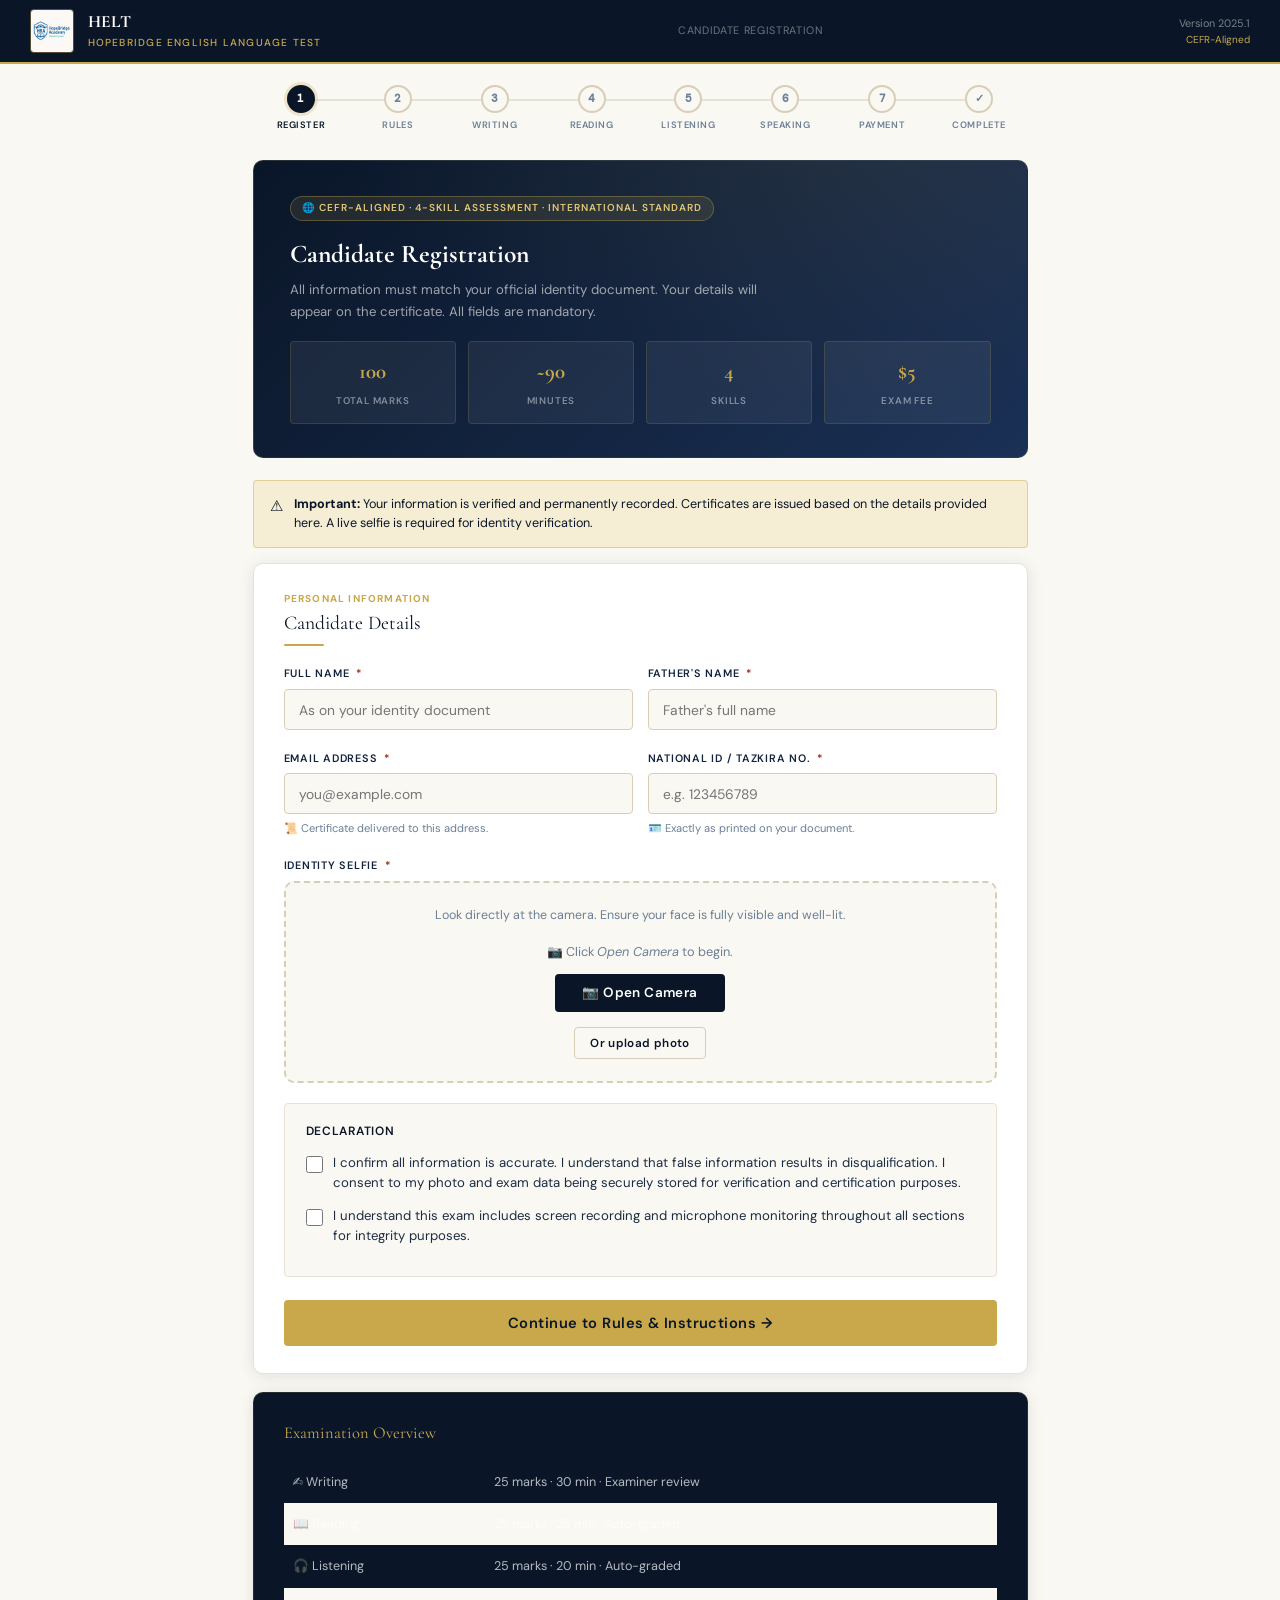
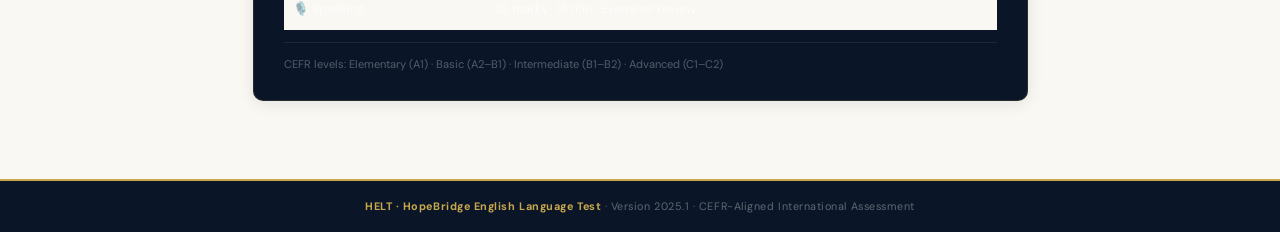
<file: index.html>
<!DOCTYPE html>
<html lang="en">
<head>
<meta charset="UTF-8"/><meta name="viewport" content="width=device-width,initial-scale=1"/>
<title>Register — HELT · HopeBridge English Language Test</title>
<link rel="stylesheet" href="style.css"/>
<style>
.stat-row{display:grid;grid-template-columns:repeat(4,1fr);gap:.8rem;margin-top:1.2rem;}
.stat{background:rgba(255,255,255,.06);border:1px solid rgba(200,168,75,.18);border-radius:var(--r);padding:.9rem;text-align:center;}
.stat .sv{font-family:var(--font-d);font-size:1.4rem;color:var(--gold);font-weight:700;}
.stat .sl{font-size:.65rem;text-transform:uppercase;letter-spacing:.08em;color:rgba(255,255,255,.45);font-weight:600;margin-top:.2rem;}
</style>
</head>
<body>

<header class="h-bar">
  <div class="h-logo">
    <div class="h-logo-img" id="logo-wrap">
      <!-- Replace src with your logo file. If no image, the text fallback shows. -->
      <img src="logo.png" alt="HELT Logo" onerror="this.style.display='none';document.getElementById('logo-txt').style.display='flex';" style="width:100%;height:100%;object-fit:contain;"/>
      <div class="logo-placeholder" id="logo-txt" style="display:none;">H</div>
    </div>
    <div class="h-title">
      <strong>HELT</strong>
      <span>HopeBridge English Language Test</span>
    </div>
  </div>
  <div class="h-center">Candidate Registration</div>
  <div class="h-right">
    <div>Version 2025.1</div>
    <div style="color:var(--gold);font-size:.67rem;">CEFR-Aligned</div>
  </div>
</header>

<div class="wrap">

  <!-- STEPS -->
  <div class="steps">
    <div class="step active"><div class="step-dot">1</div><div class="step-lbl">Register</div></div>
    <div class="step"><div class="step-dot">2</div><div class="step-lbl">Rules</div></div>
    <div class="step"><div class="step-dot">3</div><div class="step-lbl">Writing</div></div>
    <div class="step"><div class="step-dot">4</div><div class="step-lbl">Reading</div></div>
    <div class="step"><div class="step-dot">5</div><div class="step-lbl">Listening</div></div>
    <div class="step"><div class="step-dot">6</div><div class="step-lbl">Speaking</div></div>
    <div class="step"><div class="step-dot">7</div><div class="step-lbl">Payment</div></div>
    <div class="step"><div class="step-dot">✓</div><div class="step-lbl">Complete</div></div>
  </div>

  <!-- HERO -->
  <div class="hero-band mb3">
    <div class="chip">🌐 CEFR-Aligned · 4-Skill Assessment · International Standard</div>
    <h2>Candidate Registration</h2>
    <p>All information must match your official identity document. Your details will appear on the certificate. All fields are mandatory.</p>
    <div class="stat-row">
      <div class="stat"><div class="sv">100</div><div class="sl">Total Marks</div></div>
      <div class="stat"><div class="sv">~90</div><div class="sl">Minutes</div></div>
      <div class="stat"><div class="sv">4</div><div class="sl">Skills</div></div>
      <div class="stat"><div class="sv">$5</div><div class="sl">Exam Fee</div></div>
    </div>
  </div>

  <div class="alert alert-gold mb2">
    <span class="alert-icon">⚠️</span>
    <div><strong>Important:</strong> Your information is verified and permanently recorded. Certificates are issued based on the details provided here. A live selfie is required for identity verification.</div>
  </div>

  <!-- FORM -->
  <div class="card">
    <div class="s-label">Personal Information</div>
    <div class="s-title" style="font-size:1.3rem;">Candidate Details</div>
    <div class="divider"></div>

    <form id="reg-form" novalidate>
      <div class="g2">
        <div class="fg">
          <label class="fl" for="fullName">Full Name <span class="req">*</span></label>
          <input class="fi" type="text" id="fullName" name="fullName" placeholder="As on your identity document" required autocomplete="name"/>
          <div class="ferr"></div>
        </div>
        <div class="fg">
          <label class="fl" for="fatherName">Father's Name <span class="req">*</span></label>
          <input class="fi" type="text" id="fatherName" name="fatherName" placeholder="Father's full name" required autocomplete="off"/>
          <div class="ferr"></div>
        </div>
      </div>
      <div class="g2">
        <div class="fg">
          <label class="fl" for="email">Email Address <span class="req">*</span></label>
          <input class="fi" type="email" id="email" name="email" placeholder="you@example.com" required autocomplete="email"/>
          <div class="ferr"></div>
          <div style="font-size:.74rem;color:var(--muted);margin-top:.3rem;">📜 Certificate delivered to this address.</div>
        </div>
        <div class="fg">
          <label class="fl" for="idNumber">National ID / Tazkira No. <span class="req">*</span></label>
          <input class="fi" type="text" id="idNumber" name="idNumber" placeholder="e.g. 123456789" required data-min="5" autocomplete="off"/>
          <div class="ferr"></div>
          <div style="font-size:.74rem;color:var(--muted);margin-top:.3rem;">🪪 Exactly as printed on your document.</div>
        </div>
      </div>

      <!-- SELFIE -->
      <div class="fg">
        <label class="fl">Identity Selfie <span class="req">*</span></label>
        <div class="cam-box">
          <p style="font-size:.83rem;color:var(--muted);margin-bottom:1rem;">Look directly at the camera. Ensure your face is fully visible and well-lit.</p>
          <video id="selfie-video" autoplay playsinline></video>
          <canvas id="selfie-canvas" width="480" height="360" style="display:none;"></canvas>
          <img id="selfie-preview" alt="Identity selfie preview"/>
          <div id="cam-msg" style="font-size:.85rem;color:var(--muted);">📷 Click <em>Open Camera</em> to begin.</div>
          <div class="cam-controls">
            <button type="button" class="btn btn-primary" id="openCam">📷 Open Camera</button>
            <button type="button" class="btn btn-gold hidden" id="captureSelfie">📸 Capture</button>
            <button type="button" class="btn btn-outline hidden" id="retakeSelfie">🔄 Retake</button>
          </div>
          <input type="file" id="selfie-file" accept="image/*" capture="user" style="display:none;"/>
          <button type="button" class="btn btn-outline mt2" id="uploadSelfie" style="font-size:.78rem;padding:.45rem 1rem;">Or upload photo</button>
        </div>
        <div class="ferr" id="selfie-err"></div>
      </div>

      <!-- CONSENT -->
      <div style="background:var(--ivory);border:1.5px solid var(--border-2);border-radius:var(--r);padding:1.2rem 1.4rem;margin-top:.5rem;">
        <div style="font-size:.8rem;font-weight:600;color:var(--ink);margin-bottom:.8rem;text-transform:uppercase;letter-spacing:.06em;">Declaration</div>
        <div class="chk-row">
          <input type="checkbox" id="consent" required/>
          <label for="consent">I confirm all information is accurate. I understand that false information results in disqualification. I consent to my photo and exam data being securely stored for verification and certification purposes.</label>
        </div>
        <div class="chk-row">
          <input type="checkbox" id="consent2" required/>
          <label for="consent2">I understand this exam includes screen recording and microphone monitoring throughout all sections for integrity purposes.</label>
        </div>
        <div class="ferr" id="consent-err"></div>
      </div>

      <div class="mt3">
        <button type="submit" class="btn btn-gold btn-lg btn-full">Continue to Rules & Instructions →</button>
      </div>
    </form>
  </div>

  <!-- EXAM OVERVIEW -->
  <div class="card card-dark">
    <div style="font-family:var(--font-d);font-size:1.1rem;color:var(--gold);margin-bottom:.9rem;">Examination Overview</div>
    <table class="tbl">
      <tr style="background:transparent;"><td style="border:none;padding:.4rem .6rem;font-size:.84rem;color:rgba(255,255,255,.7);">✍️ Writing</td><td style="border:none;color:rgba(255,255,255,.7);font-size:.84rem;">25 marks · 30 min · Examiner review</td></tr>
      <tr style="background:transparent;"><td style="border:none;padding:.4rem .6rem;font-size:.84rem;color:rgba(255,255,255,.7);">📖 Reading</td><td style="border:none;color:rgba(255,255,255,.7);font-size:.84rem;">25 marks · 25 min · Auto-graded</td></tr>
      <tr style="background:transparent;"><td style="border:none;padding:.4rem .6rem;font-size:.84rem;color:rgba(255,255,255,.7);">🎧 Listening</td><td style="border:none;color:rgba(255,255,255,.7);font-size:.84rem;">25 marks · 20 min · Auto-graded</td></tr>
      <tr style="background:transparent;"><td style="border:none;padding:.4rem .6rem;font-size:.84rem;color:rgba(255,255,255,.7);">🎙️ Speaking</td><td style="border:none;color:rgba(255,255,255,.7);font-size:.84rem;">25 marks · 15 min · Examiner review</td></tr>
    </table>
    <div style="margin-top:.8rem;font-size:.74rem;color:rgba(255,255,255,.3);border-top:1px solid rgba(255,255,255,.08);padding-top:.8rem;">
      CEFR levels: Elementary (A1) · Basic (A2–B1) · Intermediate (B1–B2) · Advanced (C1–C2)
    </div>
  </div>

</div>

<footer class="footer"><strong>HELT · HopeBridge English Language Test</strong> · Version 2025.1 · CEFR-Aligned International Assessment</footer>

<div id="loading"><div class="spin"></div><p>Processing registration…</p></div>

<script src="utils.js"></script>
<script>
// ── SELFIE CAM ──────────────────────────────────────────────
let stream=null, selfieDataUrl=null;
const vid=document.getElementById('selfie-video');
const cvs=document.getElementById('selfie-canvas');
const prv=document.getElementById('selfie-preview');
const camMsg=document.getElementById('cam-msg');
const openBtn=document.getElementById('openCam');
const capBtn=document.getElementById('captureSelfie');
const retakeBtn=document.getElementById('retakeSelfie');
const fileInp=document.getElementById('selfie-file');
const uploadBtn=document.getElementById('uploadSelfie');

openBtn.addEventListener('click', async()=>{
  try{
    stream=await navigator.mediaDevices.getUserMedia({video:{facingMode:'user'},audio:false});
    vid.srcObject=stream; vid.style.display='block';
    camMsg.style.display='none'; openBtn.classList.add('hidden');
    capBtn.classList.remove('hidden');
  }catch{ fileInp.click(); }
});

capBtn.addEventListener('click', ()=>{
  const ctx=cvs.getContext('2d');
  cvs.width=vid.videoWidth||480; cvs.height=vid.videoHeight||360;
  ctx.drawImage(vid,0,0);
  selfieDataUrl=cvs.toDataURL('image/jpeg',.88);
  prv.src=selfieDataUrl; prv.style.display='block';
  vid.style.display='none';
  capBtn.classList.add('hidden'); retakeBtn.classList.remove('hidden');
  uploadBtn.style.display='none';
  if(stream){stream.getTracks().forEach(t=>t.stop());stream=null;}
  document.getElementById('selfie-err').classList.remove('show');
});

retakeBtn.addEventListener('click',()=>{
  selfieDataUrl=null; prv.style.display='none'; prv.src='';
  retakeBtn.classList.add('hidden'); openBtn.classList.remove('hidden');
  camMsg.style.display='block'; uploadBtn.style.display='';
});

uploadBtn.addEventListener('click',()=>fileInp.click());
fileInp.addEventListener('change',e=>{
  const f=e.target.files[0]; if(!f) return;
  const r=new FileReader();
  r.onload=ev=>{
    selfieDataUrl=ev.target.result; prv.src=selfieDataUrl; prv.style.display='block';
    camMsg.style.display='none'; openBtn.classList.add('hidden');
    retakeBtn.classList.remove('hidden'); capBtn.classList.add('hidden');
    document.getElementById('selfie-err').classList.remove('show');
  };
  r.readAsDataURL(f);
});

// ── FORM SUBMIT ──────────────────────────────────────────────
document.getElementById('reg-form').addEventListener('submit', function(e){
  e.preventDefault();
  let ok=validateForm(this);

  if(!selfieDataUrl){
    const el=document.getElementById('selfie-err');
    el.textContent='Please capture or upload your identity photo.';
    el.classList.add('show'); ok=false;
  }
  if(!document.getElementById('consent').checked||!document.getElementById('consent2').checked){
    const el=document.getElementById('consent-err');
    el.textContent='Please confirm both declarations to proceed.';
    el.classList.add('show'); ok=false;
  } else { document.getElementById('consent-err').classList.remove('show'); }

  if(!ok) return;

  showLoad('Preparing your examination…');

  const setIdx = Math.floor(Date.now()/1000) % 3;
  const examId = makeExamId();

  const candidate={
    fullName:  document.getElementById('fullName').value.trim(),
    fatherName:document.getElementById('fatherName').value.trim(),
    email:     document.getElementById('email').value.trim(),
    idNumber:  document.getElementById('idNumber').value.trim(),
    selfie:    selfieDataUrl,
    examId, setIdx,
    registeredAt: new Date().toISOString()
  };

  S.set('candidate',  candidate);
  S.set('qSetIdx',    setIdx);
  S.set('examId',     examId);
  S.set('tabSwitches',0);

  setTimeout(()=>{ hideLoad(); window.location.href='rules.html'; }, 800);
});

document.querySelectorAll('.fi').forEach(i=>i.addEventListener('blur',()=>validateField(i)));
</script>
</body>
</html>
</file>
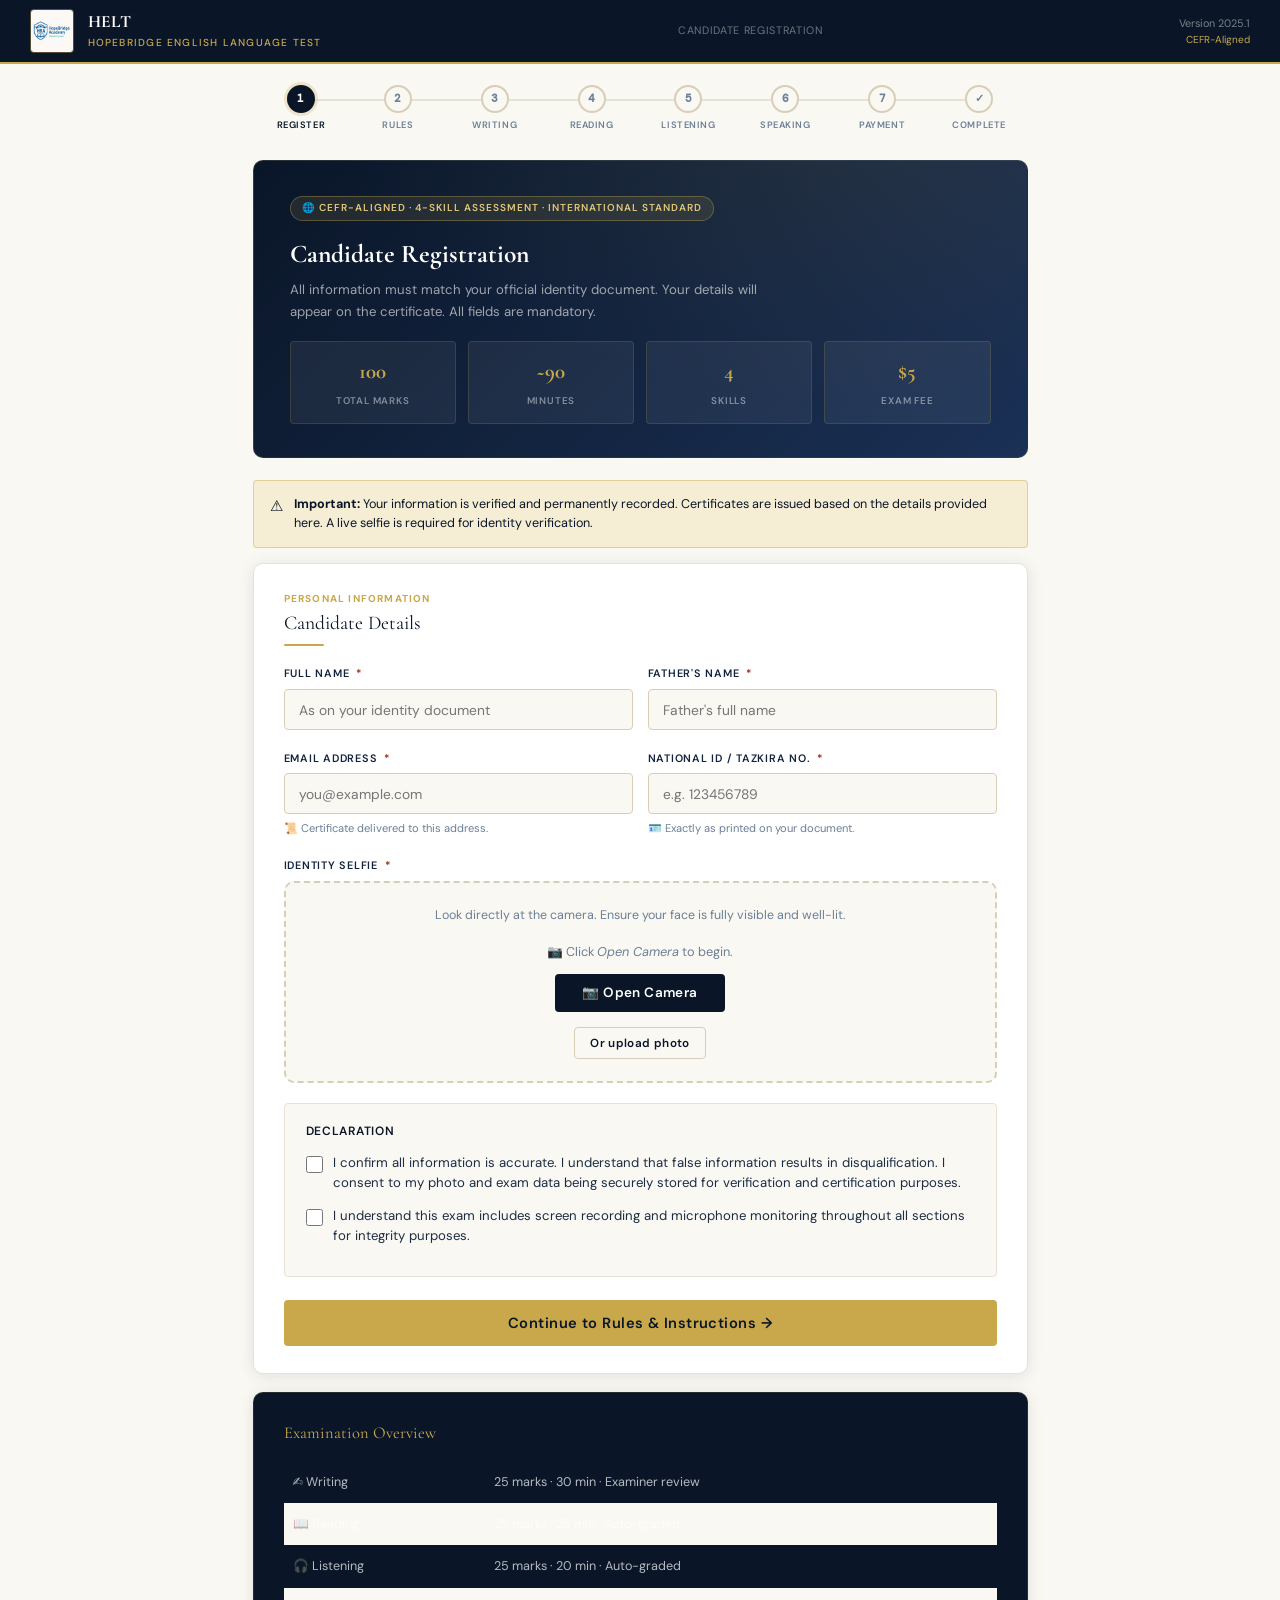
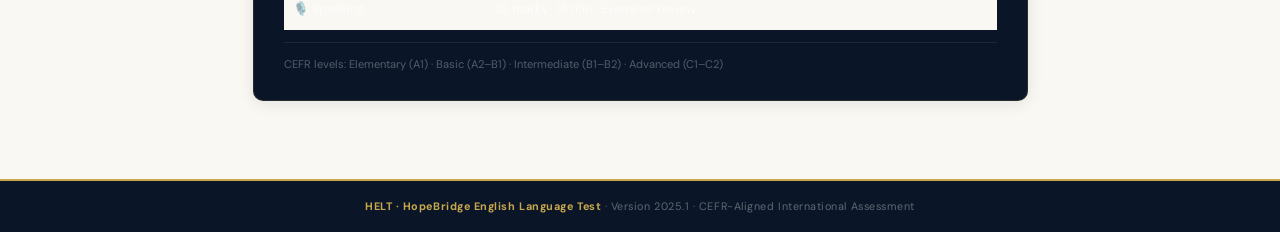
<file: exam-listening.html>
<!DOCTYPE html>
<html lang="en">
<head>
<meta charset="UTF-8"/><meta name="viewport" content="width=device-width,initial-scale=1"/>
<title>Section III: Listening — HELT</title>
<link rel="stylesheet" href="style.css"/>
<style>
body{user-select:none;}
.play-count-pip{width:14px;height:14px;border-radius:50%;border:2px solid var(--gold);}
.play-count-pip.used{background:var(--gold);}
.q-locked{filter:blur(3px);pointer-events:none;transition:filter .4s;}
.q-locked.open{filter:none;pointer-events:all;}
</style>
</head>
<body>

<header class="h-bar">
  <div class="h-logo">
    <div class="h-logo-img"><img src="logo.svg" alt="HELT Logo" onerror="this.src='logo.png';this.onerror=function(){this.style.display='none';this.parentElement.querySelector('.logo-placeholder').style.display='flex';};"/><div class="logo-placeholder" style="display:none;">H</div></div>
    <div class="h-title"><strong>HELT</strong><span>Section III — Listening</span></div>
  </div>
  <div class="h-center">🎧 Listening · 25 Marks</div>
  <div class="h-right"><div class="h-name" id="hdr-name">—</div><div class="h-id" id="hdr-id">—</div></div>
</header>

<div class="t-bar">
  <div class="t-section"><div class="t-section-dot"></div>Section III of IV — Listening Comprehension</div>
  <div class="t-timer"><div class="t-label">Time Remaining</div><div class="t-value" id="t-val">20:00</div></div>
  <div class="t-info">Q <span id="q-cur">—</span> of <span id="q-tot">5</span></div>
</div>
<div class="t-progress"><div class="t-progress-fill" id="t-fill" style="width:100%;"></div></div>

<div class="wrap">
  <div class="steps">
    <div class="step done"><div class="step-dot">✓</div><div class="step-lbl">Register</div></div>
    <div class="step done"><div class="step-dot">✓</div><div class="step-lbl">Rules</div></div>
    <div class="step done"><div class="step-dot">✓</div><div class="step-lbl">Writing</div></div>
    <div class="step done"><div class="step-dot">✓</div><div class="step-lbl">Reading</div></div>
    <div class="step active"><div class="step-dot">5</div><div class="step-lbl">Listening</div></div>
    <div class="step"><div class="step-dot">6</div><div class="step-lbl">Speaking</div></div>
    <div class="step"><div class="step-dot">7</div><div class="step-lbl">Payment</div></div>
    <div class="step"><div class="step-dot">✓</div><div class="step-lbl">Complete</div></div>
  </div>

  <!-- AUDIO STAGE -->
  <div class="audio-stage mb3">
    <div style="font-size:.67rem;text-transform:uppercase;letter-spacing:.12em;color:var(--gold);font-weight:700;margin-bottom:.4rem;">🎧 Academic Listening Passage</div>
    <p style="color:rgba(255,255,255,.6);font-size:.84rem;margin-bottom:.8rem;" id="audio-instruction">
      Listen carefully. You may play the audio up to <strong style="color:var(--gold);">2 times</strong> before the questions unlock. After 2 plays, the audio is locked permanently.
    </p>

    <!-- Play count indicators -->
    <div style="display:flex;align-items:center;justify-content:center;gap:.6rem;margin-bottom:.6rem;">
      <span style="font-size:.72rem;color:rgba(255,255,255,.45);letter-spacing:.06em;text-transform:uppercase;">Plays used:</span>
      <div style="display:flex;gap:.4rem;" id="pip-row">
        <div class="play-count-pip" id="pip0"></div>
        <div class="play-count-pip" id="pip1"></div>
      </div>
      <div class="play-counter" id="plays-left">0 / 2 played</div>
    </div>

    <button class="play-btn" id="play-btn" title="Play audio">▶</button>

    <div class="listen-progress"><div class="listen-progress-fill" id="audio-prog"></div></div>
    <div style="font-size:.78rem;color:rgba(255,255,255,.4);margin-top:.2rem;font-family:var(--font-m);" id="audio-status">Ready — press play to begin</div>

    <div class="alert alert-dark mt2" style="font-size:.78rem;text-align:left;max-width:480px;margin:1rem auto 0;">
      <span class="alert-icon">🔒</span>
      <div>Questions unlock automatically after your <strong>first complete listen</strong>. After <strong>2 plays</strong> the audio is permanently disabled and you must proceed to the questions.</div>
    </div>
  </div>

  <!-- Q NAV -->
  <div class="card card-sm mb3" style="padding:1rem 1.4rem;">
    <div style="display:flex;justify-content:space-between;align-items:center;flex-wrap:wrap;gap:.5rem;margin-bottom:.7rem;">
      <div><div class="s-label" style="margin:0;">Section III · Listening</div><div style="font-size:.8rem;color:var(--muted);">Answer after listening. One question at a time. No going back.</div></div>
      <div style="display:flex;gap:.4rem;"><span class="badge badge-gold">25 Marks</span><span class="badge badge-ink">5 × 5 pts</span></div>
    </div>
    <div class="q-dots" id="q-dots"></div>
  </div>

  <!-- QUESTIONS (locked until first audio play completes) -->
  <div id="lock-notice" style="text-align:center;padding:2rem;color:var(--muted);font-size:.9rem;">
    🔒 Questions will appear here after you listen to the audio above.
  </div>
  <div id="q-container" class="q-locked"></div>

  <div id="done-box" style="display:none;">
    <div class="card card-dark tc">
      <div style="font-size:2rem;margin-bottom:.5rem;">✅</div>
      <div style="font-family:var(--font-d);font-size:1.2rem;color:var(--gold);">Listening Complete</div>
      <p style="color:rgba(255,255,255,.6);font-size:.86rem;margin:1rem 0;">All questions answered. Proceeding to Speaking…</p>
      <button class="btn btn-gold" id="go-speak">Continue to Speaking →</button>
    </div>
  </div>
</div>

<footer class="footer no-print"><strong>HELT</strong> · Section III: Listening</footer>
<div id="loading"><div class="spin"></div><p>Processing…</p></div>

<script src="utils.js"></script>
<script src="questions.js"></script>
<script>
const cand=getCandidate();
if(!cand.fullName||!S.get('examStarted')) window.location.href='index.html';
lockExam();
startScreenRecording();

document.getElementById('hdr-name').textContent=cand.fullName;
document.getElementById('hdr-id').textContent=cand.examId;

const qSet=getQSet();
const Qs=qSet.listening.questions;
document.getElementById('q-tot').textContent=Qs.length;

// Build nav dots
const dotsEl=document.getElementById('q-dots');
Qs.forEach((_,i)=>{
  const d=document.createElement('div');
  d.className='q-dot'; d.id=`dot-${i}`; d.textContent=i+1;
  dotsEl.appendChild(d);
});

// ── AUDIO (TTS with 2-play limit) ─────────────────────────
let playsUsed=0;
const MAX_PLAYS=2;
let ttsPlaying=false;
let firstPlayDone=false;
let progressInterval=null;

const playBtn=document.getElementById('play-btn');
const audioStatus=document.getElementById('audio-status');
const audioProg=document.getElementById('audio-prog');
const playsLeftEl=document.getElementById('plays-left');

function updatePips(){
  document.getElementById('pip0').classList.toggle('used', playsUsed>=1);
  document.getElementById('pip1').classList.toggle('used', playsUsed>=2);
  playsLeftEl.textContent=`${playsUsed} / 2 played`;
}

function lockAudio(){
  playBtn.disabled=true;
  playBtn.title='Maximum plays reached';
  playBtn.style.opacity='.35';
  playBtn.textContent='🔒';
  document.getElementById('audio-instruction').textContent='Audio limit reached (2/2). Proceed to the questions below.';
}

function unlockQuestions(){
  document.getElementById('lock-notice').style.display='none';
  const qc=document.getElementById('q-container');
  qc.classList.add('open');
  qc.classList.remove('q-locked');
  if(cur===0) renderQ(0);
}

playBtn.addEventListener('click',()=>{
  if(ttsPlaying||playsUsed>=MAX_PLAYS) return;

  ttsPlaying=true;
  playsUsed++;
  updatePips();

  playBtn.textContent='⏸';
  playBtn.disabled=true;
  audioStatus.textContent=`▶ Playing (listen ${playsUsed}/${MAX_PLAYS})…`;
  audioProg.style.width='0%';

  const utt=new SpeechSynthesisUtterance(qSet.listening.transcript);
  utt.lang='en-GB'; utt.rate=0.9; utt.pitch=1;

  // Progress bar simulation
  clearInterval(progressInterval);
  let elapsed=0;
  const est=qSet.listening.transcript.length*62; // ms
  progressInterval=setInterval(()=>{
    elapsed+=400;
    audioProg.style.width=Math.min(99,(elapsed/est)*100)+'%';
  },400);

  utt.onend=()=>{
    clearInterval(progressInterval);
    audioProg.style.width='100%';
    ttsPlaying=false;

    if(!firstPlayDone){
      firstPlayDone=true;
      unlockQuestions();
    }

    if(playsUsed>=MAX_PLAYS){
      lockAudio();
      audioStatus.textContent='✅ Audio limit reached. Answer the questions below.';
    } else {
      playBtn.disabled=false;
      playBtn.textContent='▶';
      audioStatus.textContent=`✅ Play ${playsUsed} complete. You may play once more.`;
    }
  };

  utt.onerror=()=>{
    clearInterval(progressInterval);
    ttsPlaying=false;
    audioStatus.textContent='⚠ Audio error — questions unlocked automatically.';
    if(!firstPlayDone){ firstPlayDone=true; unlockQuestions(); }
    if(playsUsed>=MAX_PLAYS) lockAudio();
    else { playBtn.disabled=false; playBtn.textContent='▶'; }
  };

  window.speechSynthesis.cancel();
  window.speechSynthesis.speak(utt);
});

// ── QUESTIONS ──────────────────────────────────────────────
let cur=0;
const answers=new Array(Qs.length).fill(null);

function renderQ(idx){
  document.getElementById('q-cur').textContent=idx+1;
  Qs.forEach((_,i)=>{
    const d=document.getElementById(`dot-${i}`);
    d.className='q-dot'+(answers[i]!==null?' ans':'')+(i===idx?' cur':'');
  });

  const q=Qs[idx];
  document.getElementById('q-container').innerHTML=`
    <div class="card">
      <div class="s-label">Question ${idx+1} of ${Qs.length}</div>
      <div style="font-size:1rem;color:var(--text);line-height:1.65;margin-bottom:1.2rem;font-weight:500;">${q.text}</div>
      <div class="mcq">
        ${q.options.map((o,oi)=>`
          <label class="mcq-opt" id="lo${idx}-${oi}">
            <input type="radio" name="lq${idx}" value="${oi}"/>
            <span class="opt-k">${String.fromCharCode(65+oi)}</span>
            <span style="line-height:1.5;">${o}</span>
          </label>`).join('')}
      </div>
      <div class="mt3">
        <button class="btn btn-gold btn-full" id="next-btn" disabled>
          ${idx<Qs.length-1?'Next Question →':'Submit Listening →'}
        </button>
      </div>
      <p style="font-size:.72rem;color:var(--err);margin-top:.5rem;text-align:center;">⚠ You cannot return to a previous question.</p>
    </div>`;

  document.querySelectorAll('.mcq-opt').forEach(lbl=>{
    lbl.addEventListener('click',()=>{
      const v=parseInt(lbl.querySelector('input').value);
      document.querySelectorAll('.mcq-opt').forEach(l=>l.classList.remove('sel'));
      lbl.classList.add('sel'); lbl.querySelector('input').checked=true;
      answers[idx]=v;
      document.getElementById('next-btn').disabled=false;
    });
  });

  document.getElementById('next-btn').addEventListener('click',()=>{
    document.getElementById(`dot-${idx}`).classList.add('ans');
    if(idx<Qs.length-1){ cur++; renderQ(cur); }
    else finish();
  });
}

// ── TIMER ──────────────────────────────────────────────────
const T=new Timer({
  sec:20*60, warnAt:120,
  onTick:updateTimerUI,
  onEnd:()=>finish(true)
});
T.start();

function finish(expired=false){
  T.stop();
  if(window.speechSynthesis) window.speechSynthesis.cancel();
  clearInterval(progressInterval);

  let correct=0;
  answers.forEach((a,i)=>{ if(a===Qs[i].answer) correct++; });
  const score=correct*5;

  // Store internally — never shown to candidate
  S.set('lScore',  score);
  S.set('lCorrect',correct);
  S.set('lAnswers',answers);

  document.getElementById('q-container').style.display='none';
  document.getElementById('lock-notice').style.display='none';
  const box=document.getElementById('done-box'); box.style.display='block';

  const goBtn=document.getElementById('go-speak');
  let cd=5;
  const iv=setInterval(()=>{
    cd--; goBtn.textContent=`Continue to Speaking (${cd}s) →`;
    if(cd<=0){ clearInterval(iv); window.location.href='exam-speaking.html'; }
  },1000);
  goBtn.addEventListener('click',()=>{ clearInterval(iv); window.location.href='exam-speaking.html'; });
}
</script>
</body>
</html>
</file>
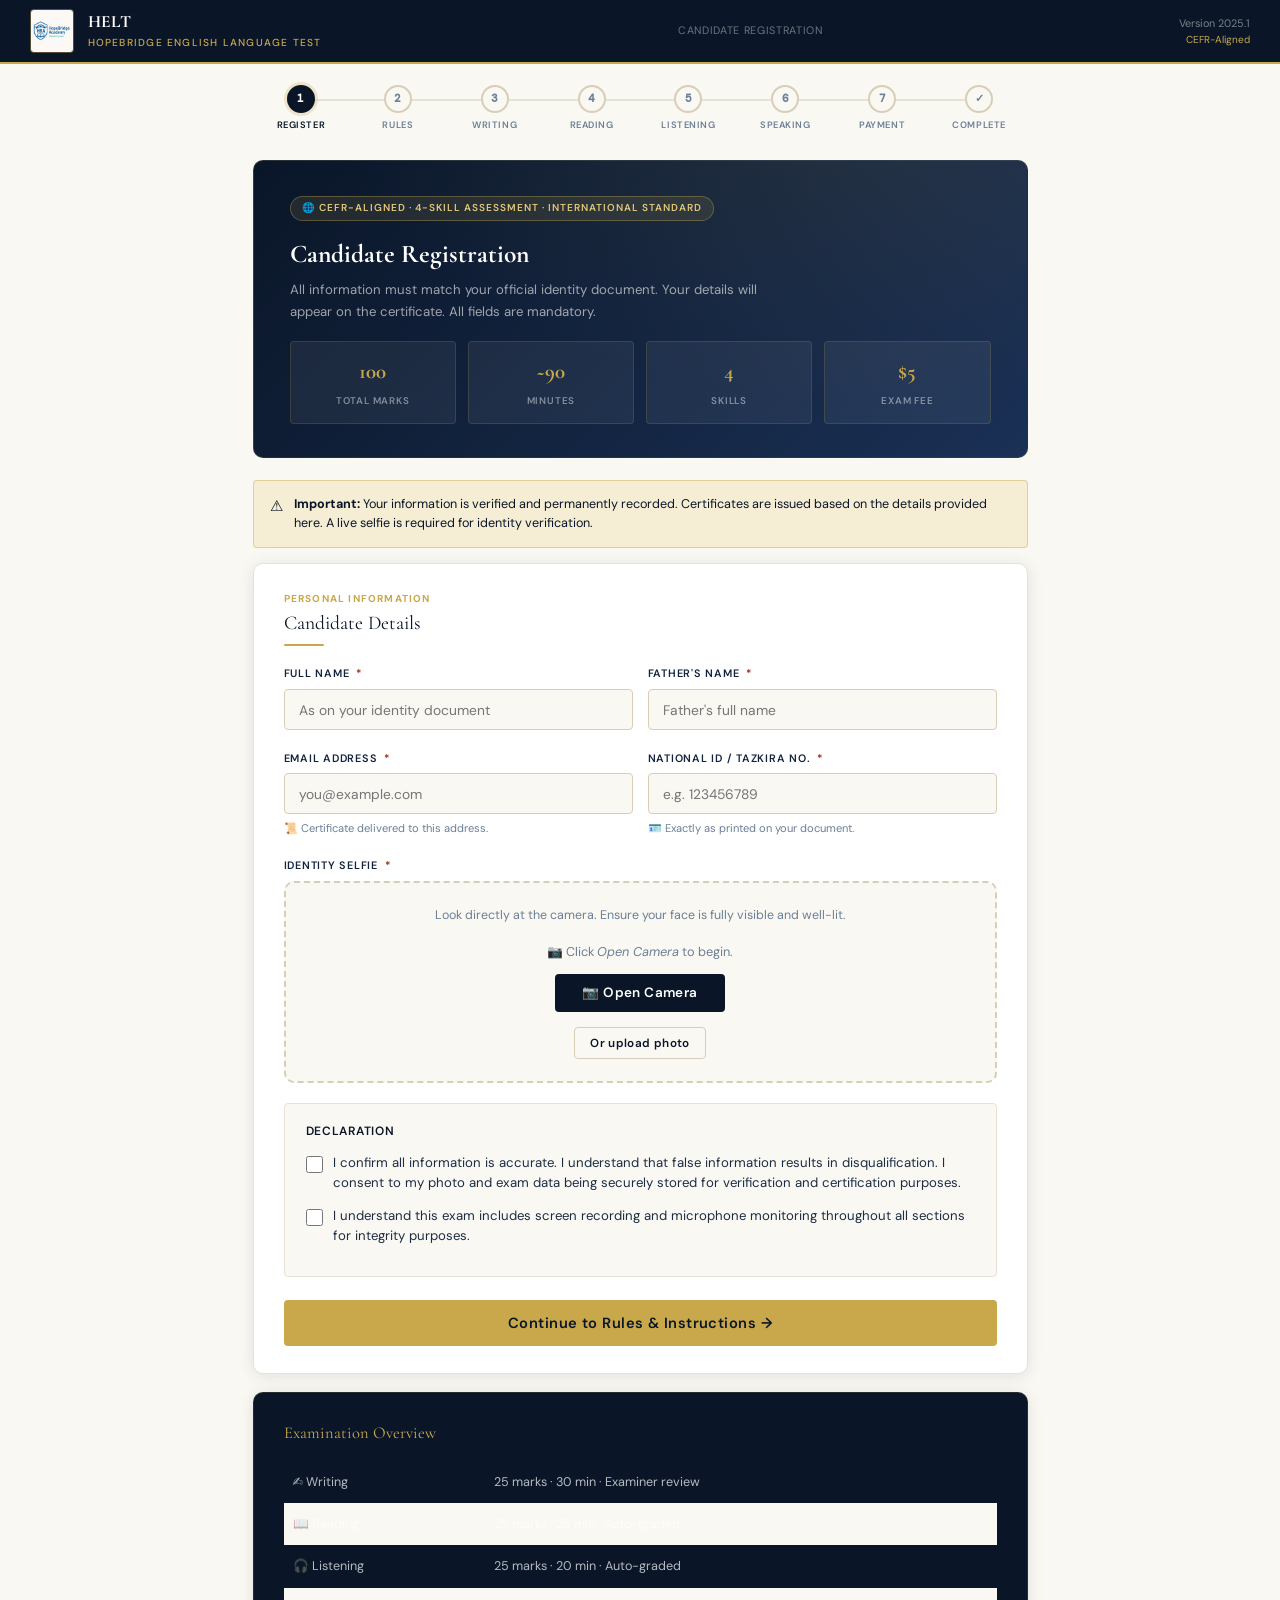
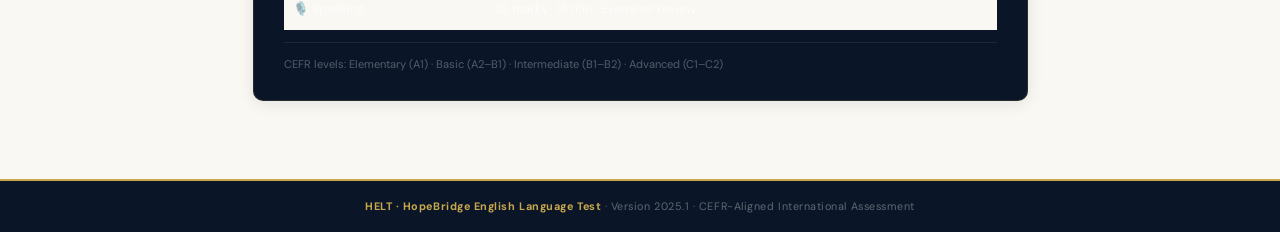
<file: exam-payment.html>
<!DOCTYPE html>
<html lang="en">
<head>
<meta charset="UTF-8"/><meta name="viewport" content="width=device-width,initial-scale=1"/>
<title>Payment — HELT</title>
<link rel="stylesheet" href="style.css"/>
<style>
.amount-display{
  font-family:var(--font-d);
  font-size:2.4rem;
  color:var(--gold);
  font-weight:700;
  line-height:1;
}
.bank-num{
  font-family:var(--font-m);
  font-size:1.3rem;
  color:var(--ink);
  background:var(--ivory);
  border:2px solid var(--gold);
  border-radius:var(--r);
  padding:.5rem 1.2rem;
  display:inline-block;
  letter-spacing:.08em;
  cursor:pointer;
  transition:all .2s;
}
.bank-num:hover{background:var(--gold-pale);}
.copy-tip{font-size:.72rem;color:var(--muted);margin-top:.3rem;}
.receipt-preview{max-width:260px;max-height:200px;border-radius:var(--r);border:2px solid var(--gold);display:none;margin:.8rem auto 0;}
</style>
</head>
<body>

<header class="h-bar">
  <div class="h-logo">
    <div class="h-logo-img"><img src="logo.svg" alt="HELT Logo" onerror="this.src='logo.png';this.onerror=function(){this.style.display='none';this.parentElement.querySelector('.logo-placeholder').style.display='flex';};"/><div class="logo-placeholder" style="display:none;">H</div></div>
    <div class="h-title"><strong>HELT</strong><span>Payment & Final Submission</span></div>
  </div>
  <div class="h-center" style="color:#4CAF50;">✅ Exam Complete</div>
  <div class="h-right"><div class="h-name" id="hdr-name">—</div><div class="h-id" id="hdr-id">—</div></div>
</header>

<div class="t-bar" style="background:#0F2A0F;border-color:rgba(76,175,80,.3);">
  <div class="t-section" style="color:#90EE90;"><div class="t-section-dot" style="background:#4CAF50;"></div>Step 7 of 8 — Payment</div>
  <div style="font-size:.78rem;color:#90EE90;letter-spacing:.05em;">All 4 sections submitted successfully</div>
  <div style="font-size:.7rem;color:rgba(255,255,255,.35);">Results within 2 working days</div>
</div>

<div class="wrap">
  <div class="steps">
    <div class="step done"><div class="step-dot">✓</div><div class="step-lbl">Register</div></div>
    <div class="step done"><div class="step-dot">✓</div><div class="step-lbl">Rules</div></div>
    <div class="step done"><div class="step-dot">✓</div><div class="step-lbl">Writing</div></div>
    <div class="step done"><div class="step-dot">✓</div><div class="step-lbl">Reading</div></div>
    <div class="step done"><div class="step-dot">✓</div><div class="step-lbl">Listening</div></div>
    <div class="step done"><div class="step-dot">✓</div><div class="step-lbl">Speaking</div></div>
    <div class="step active"><div class="step-dot">7</div><div class="step-lbl">Payment</div></div>
    <div class="step"><div class="step-dot">✓</div><div class="step-lbl">Complete</div></div>
  </div>

  <div class="alert alert-green mb3">
    <span class="alert-icon" style="font-size:1.3rem;">🎉</span>
    <div><strong>Examination Complete!</strong> All four sections have been submitted. To receive your official results and certificate, complete the payment below and upload your proof of payment.</div>
  </div>

  <!-- IMPORTANT SCORE NOTICE -->
  <div class="alert alert-gold mb3">
    <span class="alert-icon">🔐</span>
    <div><strong>Score Privacy:</strong> In line with HELT examination policy, no individual section scores are shown at this stage. All scores — including auto-graded sections — will be released together with your official result within 2 working days of confirmed payment.</div>
  </div>

  <!-- PAYMENT AMOUNT -->
  <div class="card card-dark mb3">
    <div style="font-size:.67rem;text-transform:uppercase;letter-spacing:.1em;color:rgba(255,255,255,.4);margin-bottom:.4rem;">Examination Fee</div>
    <div class="amount-display">$5 USD &nbsp;/&nbsp; 300 AFN</div>
    <div style="color:rgba(255,255,255,.45);font-size:.82rem;margin-top:.5rem;">
      One-time fee · Payable via AFpay (HesabPay) or Ghazanfar Bank<br>
      Reference: <span style="color:var(--gold);font-family:var(--font-m);font-size:.85rem;" id="pay-ref">—</span>
    </div>
  </div>

  <!-- PAYMENT METHOD SELECT -->
  <div class="card mb3">
    <div class="s-label">Payment Method</div>
    <div class="s-title" style="font-size:1.2rem;">Select How to Pay</div>
    <div class="divider"></div>

    <div class="pay-cards">
      <div class="pay-card" id="pay-afpay" onclick="selectPay('afpay')">
        <div class="pi">📱</div>
        <div class="pn">AFpay / HesabPay</div>
        <div class="ps">Scan QR barcode to pay</div>
      </div>
      <div class="pay-card" id="pay-ghaz" onclick="selectPay('ghazanfar')">
        <div class="pi">🏦</div>
        <div class="pn">Ghazanfar Bank</div>
        <div class="ps">Bank transfer by account number</div>
      </div>
    </div>

    <!-- AFpay detail -->
    <div class="pay-detail" id="detail-afpay">
      <div class="alert alert-blue mt2" style="font-size:.8rem;">
        <span class="alert-icon">📱</span>
        <div>Open your <strong>AFpay / HesabPay</strong> app and scan the QR code below. Amount: <strong>300 AFN / $5 USD</strong>.</div>
      </div>
      <div style="text-align:center;margin:1rem 0;">
        <!-- SVG QR Code — Replace with official HesabPay QR in production -->
          <img src="HesabPay.jpg" alt="HesabPay QR Code" style="max-height:150px;margin:1rem auto;border-radius:8px;" loading="lazy">
          <rect x="0" y="0" width="190" height="190" fill="white"/>
          <!-- TL finder -->
          <rect x="10" y="10" width="52" height="52" fill="#0A1628"/><rect x="18" y="18" width="36" height="36" fill="white"/><rect x="25" y="25" width="22" height="22" fill="#0A1628"/>
          <!-- TR finder -->
          <rect x="128" y="10" width="52" height="52" fill="#0A1628"/><rect x="136" y="18" width="36" height="36" fill="white"/><rect x="143" y="25" width="22" height="22" fill="#0A1628"/>
          <!-- BL finder -->
          <rect x="10" y="128" width="52" height="52" fill="#0A1628"/><rect x="18" y="136" width="36" height="36" fill="white"/><rect x="25" y="143" width="22" height="22" fill="#0A1628"/>
          <!-- Timing patterns -->
          <rect x="72" y="10" width="7" height="7" fill="#0A1628"/><rect x="86" y="10" width="7" height="7" fill="#0A1628"/><rect x="100" y="10" width="7" height="7" fill="#0A1628"/><rect x="114" y="10" width="7" height="7" fill="#0A1628"/>
          <rect x="72" y="24" width="7" height="7" fill="#0A1628"/><rect x="100" y="24" width="7" height="7" fill="#0A1628"/>
          <rect x="72" y="38" width="7" height="7" fill="#0A1628"/><rect x="86" y="38" width="7" height="7" fill="#0A1628"/><rect x="100" y="38" width="7" height="7" fill="#0A1628"/><rect x="114" y="38" width="7" height="7" fill="#0A1628"/>
          <rect x="72" y="52" width="7" height="7" fill="#0A1628"/>
          <!-- Data modules (decorative pattern) -->
          <rect x="10" y="72" width="7" height="7" fill="#0A1628"/><rect x="24" y="72" width="7" height="7" fill="#0A1628"/><rect x="52" y="72" width="7" height="7" fill="#0A1628"/>
          <rect x="10" y="86" width="7" height="7" fill="#0A1628"/><rect x="38" y="86" width="7" height="7" fill="#0A1628"/><rect x="52" y="86" width="7" height="7" fill="#0A1628"/>
          <rect x="10" y="100" width="7" height="7" fill="#0A1628"/><rect x="24" y="100" width="7" height="7" fill="#0A1628"/><rect x="52" y="100" width="7" height="7" fill="#0A1628"/>
          <rect x="10" y="114" width="7" height="7" fill="#0A1628"/><rect x="52" y="114" width="7" height="7" fill="#0A1628"/>
          <rect x="128" y="72" width="7" height="7" fill="#0A1628"/><rect x="142" y="72" width="7" height="7" fill="#0A1628"/><rect x="170" y="72" width="7" height="7" fill="#0A1628"/>
          <rect x="128" y="86" width="7" height="7" fill="#0A1628"/><rect x="156" y="86" width="7" height="7" fill="#0A1628"/>
          <rect x="142" y="100" width="7" height="7" fill="#0A1628"/><rect x="170" y="100" width="7" height="7" fill="#0A1628"/>
          <rect x="128" y="114" width="7" height="7" fill="#0A1628"/><rect x="142" y="114" width="7" height="7" fill="#0A1628"/><rect x="156" y="114" width="7" height="7" fill="#0A1628"/>
          <!-- Center data -->
          <rect x="72" y="72" width="7" height="7" fill="#0A1628"/><rect x="86" y="72" width="7" height="7" fill="#0A1628"/><rect x="100" y="72" width="7" height="7" fill="#0A1628"/><rect x="114" y="72" width="7" height="7" fill="#0A1628"/>
          <rect x="72" y="86" width="7" height="7" fill="#0A1628"/><rect x="114" y="86" width="7" height="7" fill="#0A1628"/>
          <rect x="72" y="100" width="7" height="7" fill="#0A1628"/><rect x="86" y="100" width="7" height="7" fill="#0A1628"/><rect x="100" y="100" width="7" height="7" fill="#0A1628"/>
          <rect x="72" y="114" width="7" height="7" fill="#0A1628"/><rect x="100" y="114" width="7" height="7" fill="#0A1628"/><rect x="114" y="114" width="7" height="7" fill="#0A1628"/>
          <!-- Bottom rows -->
          <rect x="72" y="128" width="7" height="7" fill="#0A1628"/><rect x="86" y="128" width="7" height="7" fill="#0A1628"/><rect x="114" y="128" width="7" height="7" fill="#0A1628"/>
          <rect x="72" y="142" width="7" height="7" fill="#0A1628"/><rect x="100" y="142" width="7" height="7" fill="#0A1628"/><rect x="114" y="142" width="7" height="7" fill="#0A1628"/>
          <rect x="72" y="156" width="7" height="7" fill="#0A1628"/><rect x="86" y="156" width="7" height="7" fill="#0A1628"/><rect x="100" y="156" width="7" height="7" fill="#0A1628"/>
          <rect x="72" y="170" width="7" height="7" fill="#0A1628"/><rect x="114" y="170" width="7" height="7" fill="#0A1628"/>
          <!-- Gold center mark -->
          <rect x="87" y="87" width="16" height="16" rx="3" fill="#C8A84B"/>
          <text x="95" y="98" text-anchor="middle" font-size="9" font-family="serif" font-weight="bold" fill="#0A1628">H</text>
        </svg>
        <div style="font-size:.75rem;color:var(--muted);margin-top:.5rem;">AFpay / HesabPay · 300 AFN / $5</div>
        <div class="alert alert-gold mt2" style="font-size:.76rem;text-align:left;">
          <span>⚠️</span><div>This is a representative QR. Contact the HELT examination centre for the verified live payment QR code.</div>
        </div>
      </div>
    </div>

    <!-- Ghazanfar Bank detail -->
    <div class="pay-detail" id="detail-ghaz">
      <div class="alert alert-blue mt2" style="font-size:.8rem;">
        <span class="alert-icon">🏦</span>
        <div>Transfer <strong>300 AFN or $5 USD</strong> to the Ghazanfar Bank account below. <strong>Use your Exam ID as the payment reference.</strong></div>
      </div>
      <div style="text-align:center;margin:1.2rem 0;">
        <div style="font-size:.72rem;text-transform:uppercase;color:var(--muted);letter-spacing:.07em;margin-bottom:.4rem;">Account Number</div>
        <div class="bank-num" id="bank-num-el" onclick="copyBank()">I099520000097</div>
        <div class="copy-tip">Click to copy account number</div>
        <div style="margin-top:.8rem;font-size:.83rem;color:var(--text);">
          Bank: <strong>Ghazanfar Bank</strong><br>
          Reference / Note: <strong style="font-family:var(--font-m);" id="bank-ref">—</strong>
        </div>
      </div>
    </div>
  </div>

  <!-- RECEIPT UPLOAD -->
  <div class="card mb3">
    <div class="s-label">Payment Proof</div>
    <div class="s-title" style="font-size:1.2rem;">Upload Payment Receipt</div>
    <div class="divider"></div>
    <p style="font-size:.86rem;color:var(--muted);margin-bottom:1rem;">After completing your payment, upload a screenshot or photo of the transaction confirmation. This is required to process your results.</p>

    <div class="upload-zone" id="receipt-zone" onclick="document.getElementById('receipt-inp').click()">
      <div style="font-size:2rem;margin-bottom:.5rem;">📤</div>
      <div style="font-weight:600;color:var(--ink);font-size:.9rem;">Click to upload payment screenshot or photo</div>
      <div style="font-size:.75rem;color:var(--muted);margin-top:.3rem;">JPG · PNG · PDF · Max 10MB</div>
      <img id="receipt-img" class="receipt-preview" alt="Receipt preview"/>
    </div>
    <input type="file" id="receipt-inp" accept="image/*,application/pdf" style="display:none;"/>
    <div class="ferr show" id="receipt-err" style="display:none;"></div>

    <div class="mt3">
      <button class="btn btn-gold btn-lg btn-full" id="final-btn">📤 Submit Payment & Complete Examination</button>
    </div>
  </div>
</div>

<footer class="footer no-print"><strong>HELT · HopeBridge English Language Test</strong> · Payment & Submission</footer>
<div id="loading"><div class="spin"></div><p id="load-msg">Sending payment proof to examiner…</p></div>

<script src="utils.js"></script>
<script src="questions.js"></script>
<script>
const cand=getCandidate();
if(!cand.fullName) window.location.href='index.html';

document.getElementById('hdr-name').textContent=cand.fullName;
document.getElementById('hdr-id').textContent=cand.examId;
document.getElementById('pay-ref').textContent=cand.examId;
document.getElementById('bank-ref').textContent=cand.examId;

// ── PAYMENT METHOD ──────────────────────────────────────────
let payMethod=null;
function selectPay(m){
  payMethod=m;
  document.getElementById('pay-afpay').classList.toggle('sel',m==='afpay');
  document.getElementById('pay-ghaz').classList.toggle('sel',m==='ghazanfar');
  document.getElementById('detail-afpay').classList.toggle('show',m==='afpay');
  document.getElementById('detail-ghaz').classList.toggle('show',m==='ghazanfar');
}

function copyBank(){
  navigator.clipboard.writeText('I099520000097').then(()=>{
    const el=document.getElementById('bank-num-el');
    el.textContent='✅ Copied!';
    setTimeout(()=>el.textContent='I099520000097',2000);
  });
}

// ── RECEIPT UPLOAD ──────────────────────────────────────────
let receiptData=null, receiptBlob=null;
document.getElementById('receipt-inp').addEventListener('change',e=>{
  const f=e.target.files[0]; if(!f) return;
  receiptBlob=f;
  const zone=document.getElementById('receipt-zone');
  zone.classList.add('has-file');
  const r=new FileReader();
  r.onload=ev=>{
    receiptData=ev.target.result;
    const img=document.getElementById('receipt-img');
    if(f.type.startsWith('image/')){ img.src=receiptData; img.style.display='block'; }
    zone.querySelector('div:nth-child(2)').textContent=`✅ ${f.name}`;
    document.getElementById('receipt-err').style.display='none';
  };
  r.readAsDataURL(f);
});

// ── FINAL SUBMIT ─────────────────────────────────────────────
document.getElementById('final-btn').addEventListener('click', async()=>{
  if(!payMethod){ alert('Please select a payment method.'); return; }
  if(!receiptData){
    const el=document.getElementById('receipt-err');
    el.textContent='Please upload your payment receipt before submitting.';
    el.style.display='block'; return;
  }

  showLoad('Sending payment proof to examiner…');

  const c=cand;
  const caption=[
    candidateBlock(c),
    `💳 *PAYMENT PROOF — ${payMethod==='afpay'?'AFpay/HesabPay':'Ghazanfar Bank'}*`,
    ``,
    `💰 *Amount:* $5 USD / 300 AFN`,
    `📧 *Certificate Email:* ${c.email}`,
    ``,
    `📊 Reading: [Score withheld — released with final result]`,
    `🎧 Listening: [Score withheld — released with final result]`,
    `✍️ Writing: Pending examiner review`,
    `🎙️ Speaking: Pending examiner review (2 tasks submitted)`,
    ``,
    `_Please verify payment and release final result with all scores._`
  ].join('\n');

  try{
    if(receiptData&&receiptData.startsWith('data:image')){
      await tgPhoto(receiptData, caption);
    } else if(receiptBlob){
      await tgDoc(receiptBlob,`payment_${c.examId}.pdf`,caption);
    } else {
      await tgText(caption);
    }

    // Also send screen recording blob if available
    const scrBlob=getScreenBlob();
    if(scrBlob&&scrBlob.size>0){
      await tgDoc(scrBlob,`screen_rec_${c.examId}.webm`,`🖥️ Screen Recording — ${c.fullName} (${c.examId})`);
    }
    stopScreenRecording();
  }catch(e){ console.warn('TG pay fail',e); }

  S.set('paymentDone', true);
  S.set('payMethod', payMethod);
  hideLoad();
  window.location.href='complete.html';
});
</script>
</body>
</html>
</file>
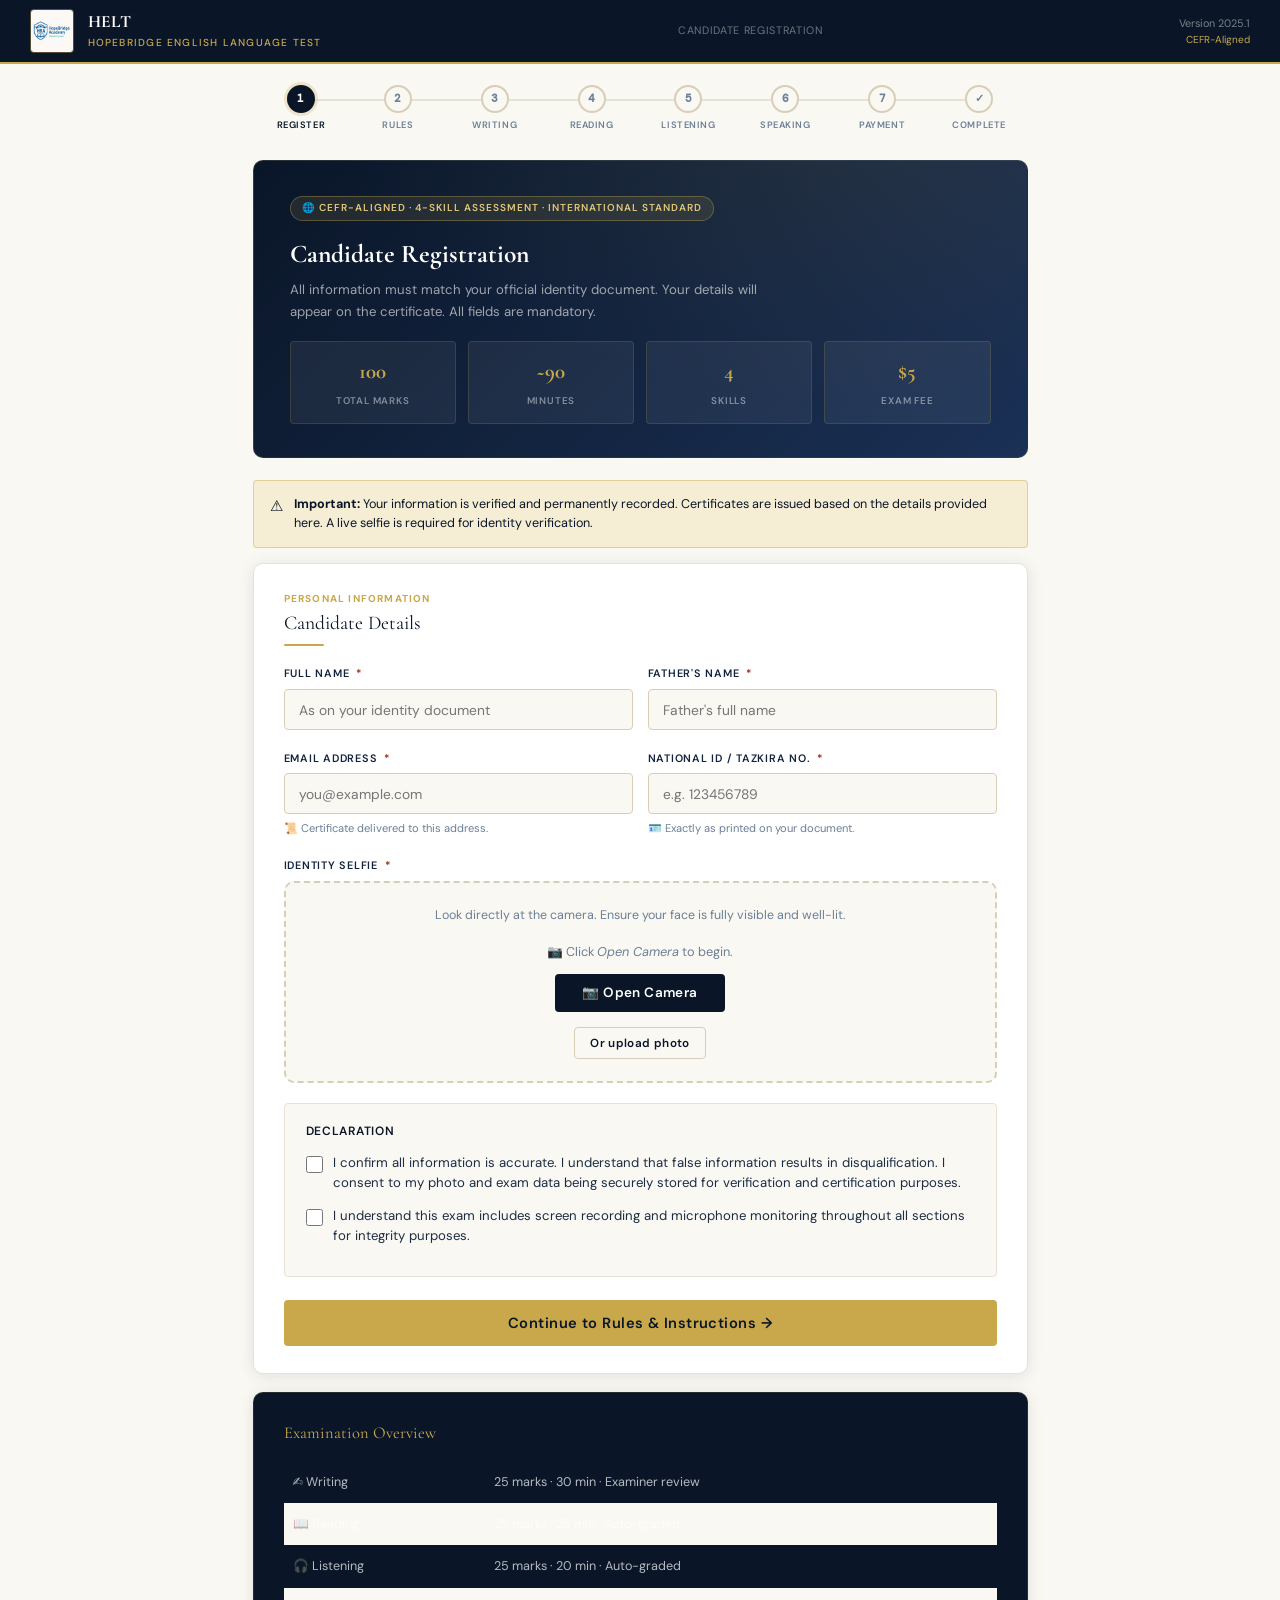
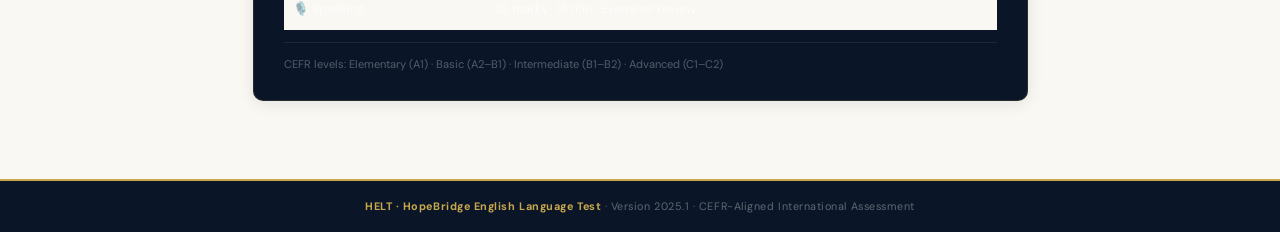
<file: exam-reading.html>
<!DOCTYPE html>
<html lang="en">
<head>
<meta charset="UTF-8"/><meta name="viewport" content="width=device-width,initial-scale=1"/>
<title>Section II: Reading — HELT</title>
<link rel="stylesheet" href="style.css"/>
<style>
body{user-select:none;}
.r-layout{display:grid;grid-template-columns:1fr 1fr;gap:1.4rem;align-items:start;}
.sticky-passage{position:sticky;top:96px;}
@media(max-width:700px){.r-layout{grid-template-columns:1fr;}.sticky-passage{position:static;}}
</style>
</head>
<body>

<header class="h-bar">
  <div class="h-logo">
    <div class="h-logo-img"><img src="logo.svg" alt="HELT Logo" onerror="this.src='logo.png';this.onerror=function(){this.style.display='none';this.parentElement.querySelector('.logo-placeholder').style.display='flex';};"/><div class="logo-placeholder" style="display:none;">H</div></div>
    <div class="h-title"><strong>HELT</strong><span>Section II — Reading</span></div>
  </div>
  <div class="h-center">📖 Reading · 25 Marks</div>
  <div class="h-right"><div class="h-name" id="hdr-name">—</div><div class="h-id" id="hdr-id">—</div></div>
</header>

<div class="t-bar">
  <div class="t-section"><div class="t-section-dot"></div>Section II of IV — Reading Comprehension</div>
  <div class="t-timer"><div class="t-label">Time Remaining</div><div class="t-value" id="t-val">25:00</div></div>
  <div class="t-info">Q <span id="q-cur">1</span> of <span id="q-tot">5</span></div>
</div>
<div class="t-progress"><div class="t-progress-fill" id="t-fill" style="width:100%;"></div></div>

<div class="wrap-w">
  <div class="steps">
    <div class="step done"><div class="step-dot">✓</div><div class="step-lbl">Register</div></div>
    <div class="step done"><div class="step-dot">✓</div><div class="step-lbl">Rules</div></div>
    <div class="step done"><div class="step-dot">✓</div><div class="step-lbl">Writing</div></div>
    <div class="step active"><div class="step-dot">4</div><div class="step-lbl">Reading</div></div>
    <div class="step"><div class="step-dot">5</div><div class="step-lbl">Listening</div></div>
    <div class="step"><div class="step-dot">6</div><div class="step-lbl">Speaking</div></div>
    <div class="step"><div class="step-dot">7</div><div class="step-lbl">Payment</div></div>
    <div class="step"><div class="step-dot">✓</div><div class="step-lbl">Complete</div></div>
  </div>

  <!-- HEADER CARD -->
  <div class="card mb3" style="border-top:3px solid var(--gold);padding:1.2rem 1.6rem;">
    <div style="display:flex;justify-content:space-between;align-items:center;flex-wrap:wrap;gap:.7rem;">
      <div><div class="s-label">Section II</div><div style="font-size:1.1rem;font-family:var(--font-d);color:var(--ink);">Reading Comprehension</div><div style="font-size:.8rem;color:var(--muted);">Answer all 5 questions · One at a time · No going back.</div></div>
      <div style="display:flex;gap:.5rem;"><span class="badge badge-gold">25 Marks</span><span class="badge badge-ink">5 × 5 pts</span></div>
    </div>
    <div class="q-dots mt2" id="q-dots"></div>
  </div>

  <div class="r-layout">
    <!-- PASSAGE -->
    <div class="sticky-passage">
      <div class="card" style="padding:0;overflow:hidden;">
        <div style="background:var(--ink);color:var(--gold);font-size:.67rem;font-weight:700;letter-spacing:.1em;text-transform:uppercase;padding:.65rem 1.2rem;">📄 Reading Passage</div>
        <div class="passage" id="passage-text" style="max-height:480px;border:none;border-radius:0;"></div>
      </div>
      <div class="alert alert-gold mt1" style="font-size:.78rem;"><span class="alert-icon">💡</span><div>Read the passage as many times as needed. Scroll to review it while answering.</div></div>
    </div>

    <!-- QUESTIONS -->
    <div>
      <div id="q-container"></div>
      <div id="done-box" style="display:none;">
        <div class="card card-dark tc">
          <div style="font-size:2rem;margin-bottom:.5rem;">✅</div>
          <div style="font-family:var(--font-d);font-size:1.2rem;color:var(--gold);">Reading Complete</div>
          <p style="color:rgba(255,255,255,.6);font-size:.86rem;margin:1rem 0;">All 5 questions answered. Proceeding to Listening…</p>
          <button class="btn btn-gold" id="go-listen">Continue to Listening →</button>
        </div>
      </div>
    </div>
  </div>
</div>

<footer class="footer no-print"><strong>HELT</strong> · Section II: Reading</footer>
<div id="loading"><div class="spin"></div><p>Saving answers…</p></div>

<script src="utils.js"></script>
<script src="questions.js"></script>
<script>
const cand=getCandidate();
if(!cand.fullName||!S.get('examStarted')) window.location.href='index.html';
lockExam();
startScreenRecording();
document.getElementById('hdr-name').textContent=cand.fullName;
document.getElementById('hdr-id').textContent=cand.examId;

const qSet=getQSet();
const Qs=qSet.reading.questions;
document.getElementById('q-tot').textContent=Qs.length;
document.getElementById('passage-text').textContent=qSet.reading.passage;

// Build nav dots
const dotsEl=document.getElementById('q-dots');
Qs.forEach((_,i)=>{
  const d=document.createElement('div');
  d.className='q-dot'+(i===0?' cur':'');
  d.id=`dot-${i}`; d.textContent=i+1; dotsEl.appendChild(d);
});

let cur=0;
const answers=new Array(Qs.length).fill(null);

function renderQ(idx){
  document.getElementById('q-cur').textContent=idx+1;
  Qs.forEach((_,i)=>{
    const d=document.getElementById(`dot-${i}`);
    d.className='q-dot'+(answers[i]!==null?' ans':'')+(i===idx?' cur':'');
  });
  const q=Qs[idx];
  document.getElementById('q-container').innerHTML=`
    <div class="card">
      <div class="s-label">Question ${idx+1} of ${Qs.length}</div>
      <div style="font-size:1rem;color:var(--text);line-height:1.65;margin-bottom:1.2rem;font-weight:500;">${q.text}</div>
      <div class="mcq" id="mcq">
        ${q.options.map((o,oi)=>`
          <label class="mcq-opt" id="o${idx}-${oi}">
            <input type="radio" name="rq${idx}" value="${oi}"/>
            <span class="opt-k">${String.fromCharCode(65+oi)}</span>
            <span style="line-height:1.5;">${o}</span>
          </label>`).join('')}
      </div>
      <div class="mt3">
        <button class="btn btn-gold btn-full" id="next-btn" disabled>
          ${idx<Qs.length-1?'Next Question →':'Submit Reading →'}
        </button>
      </div>
      <p style="font-size:.72rem;color:var(--err);margin-top:.5rem;text-align:center;">⚠ You cannot return to a previous question.</p>
    </div>`;

  document.querySelectorAll('.mcq-opt').forEach(lbl=>{
    lbl.addEventListener('click',()=>{
      const v=parseInt(lbl.querySelector('input').value);
      document.querySelectorAll('.mcq-opt').forEach(l=>l.classList.remove('sel'));
      lbl.classList.add('sel'); lbl.querySelector('input').checked=true;
      answers[idx]=v;
      document.getElementById('next-btn').disabled=false;
    });
  });

  document.getElementById('next-btn').addEventListener('click',()=>{
    document.getElementById(`dot-${idx}`).classList.add('ans');
    if(idx<Qs.length-1){ cur++; renderQ(cur); }
    else finish();
  });
}
renderQ(0);

// TIMER
const T=new Timer({
  sec:25*60, warnAt:180,
  onTick:updateTimerUI,
  onEnd:()=>finish(true)
});
T.start();

function finish(expired=false){
  T.stop();
  let correct=0;
  answers.forEach((a,i)=>{ if(a===Qs[i].answer) correct++; });
  const score=correct*5;

  // Save score INTERNALLY — not shown to candidate
  S.set('rScore', score);
  S.set('rCorrect', correct);
  S.set('rAnswers', answers);

  document.getElementById('q-container').style.display='none';
  const box=document.getElementById('done-box'); box.style.display='block';
  // Show NO score info to candidate
  const goBtn=document.getElementById('go-listen');
  let cd=5;
  const iv=setInterval(()=>{
    cd--;
    goBtn.textContent=`Continue to Listening (${cd}s) →`;
    if(cd<=0){ clearInterval(iv); window.location.href='exam-listening.html'; }
  },1000);
  goBtn.addEventListener('click',()=>{ clearInterval(iv); window.location.href='exam-listening.html'; });
}
</script>
</body>
</html>
</file>
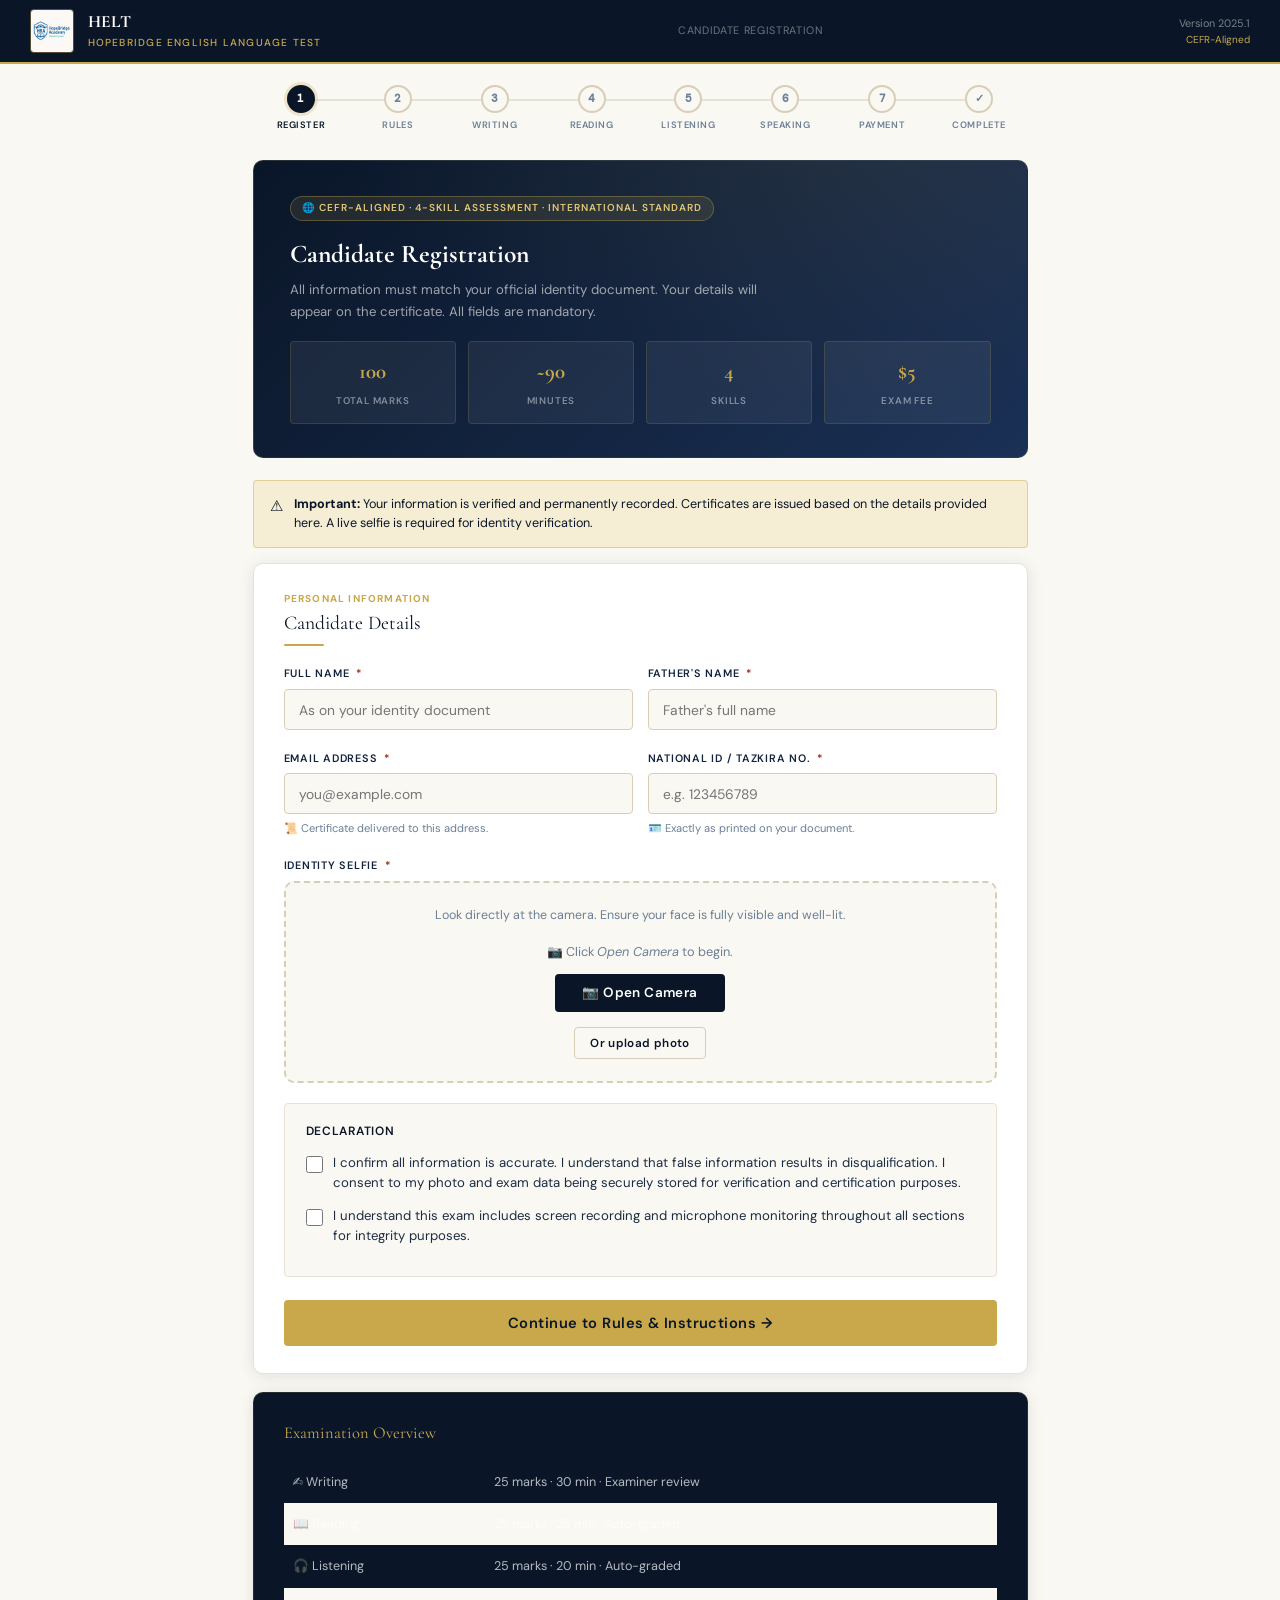
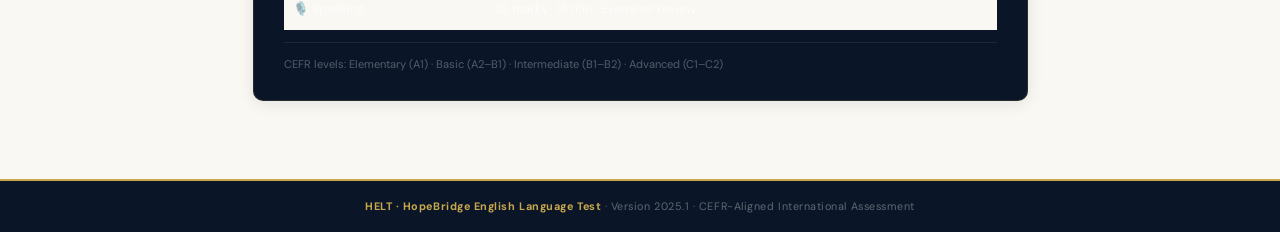
<file: exam-speaking.html>
<!DOCTYPE html>
<html lang="en">
<head>
<meta charset="UTF-8"/><meta name="viewport" content="width=device-width,initial-scale=1"/>
<title>Section IV: Speaking — HELT</title>
<link rel="stylesheet" href="style.css"/>
<style>
body{user-select:none;}

/* Task switcher dots */
.task-dots{display:flex;gap:.7rem;justify-content:center;margin-bottom:1.5rem;}
.task-dot{
  width:10px;height:10px;border-radius:50%;
  background:rgba(255,255,255,.15);
  border:1.5px solid rgba(200,168,75,.3);
  transition:all .2s;
}
.task-dot.active{background:var(--gold);border-color:var(--gold);transform:scale(1.3);}
.task-dot.done{background:rgba(30,122,74,.7);border-color:#4CAF50;}

/* Phase transitions */
.phase{display:none;}
.phase.show{display:block;}

/* Criteria row */
.spk-crit{display:grid;grid-template-columns:repeat(4,1fr);gap:.5rem;margin-top:1rem;}
.sc{background:rgba(255,255,255,.05);border:1px solid rgba(200,168,75,.18);border-radius:var(--r);padding:.6rem .4rem;text-align:center;font-size:.7rem;}
.sc .si{font-size:1rem;}
.sc .sn{color:var(--gold-2);font-weight:700;text-transform:uppercase;letter-spacing:.04em;margin-top:.15rem;}

/* Prep countdown */
.prep-num{font-family:var(--font-d);font-size:3.5rem;color:var(--gold);line-height:1;margin:.5rem 0;}

@media(max-width:560px){.spk-crit{grid-template-columns:1fr 1fr;}}
</style>
</head>
<body>

<header class="h-bar">
  <div class="h-logo">
    <div class="h-logo-img"><img src="logo.svg" alt="HELT Logo" onerror="this.src='logo.png';this.onerror=function(){this.style.display='none';this.parentElement.querySelector('.logo-placeholder').style.display='flex';};"/><div class="logo-placeholder" style="display:none;">H</div></div>
    <div class="h-title"><strong>HELT</strong><span>Section IV — Speaking</span></div>
  </div>
  <div class="h-center">🎙️ Speaking · 25 Marks</div>
  <div class="h-right"><div class="h-name" id="hdr-name">—</div><div class="h-id" id="hdr-id">—</div></div>
</header>

<div class="t-bar">
  <div class="t-section"><div class="t-section-dot"></div>Section IV of IV — Speaking</div>
  <div class="t-timer"><div class="t-label">Section Time</div><div class="t-value" id="t-val">15:00</div></div>
  <div class="t-info">Task <span id="task-num">1</span> of 2</div>
</div>
<div class="t-progress"><div class="t-progress-fill" id="t-fill" style="width:100%;"></div></div>

<div class="wrap">
  <div class="steps">
    <div class="step done"><div class="step-dot">✓</div><div class="step-lbl">Register</div></div>
    <div class="step done"><div class="step-dot">✓</div><div class="step-lbl">Rules</div></div>
    <div class="step done"><div class="step-dot">✓</div><div class="step-lbl">Writing</div></div>
    <div class="step done"><div class="step-dot">✓</div><div class="step-lbl">Reading</div></div>
    <div class="step done"><div class="step-dot">✓</div><div class="step-lbl">Listening</div></div>
    <div class="step active"><div class="step-dot">6</div><div class="step-lbl">Speaking</div></div>
    <div class="step"><div class="step-dot">7</div><div class="step-lbl">Payment</div></div>
    <div class="step"><div class="step-dot">✓</div><div class="step-lbl">Complete</div></div>
  </div>

  <!-- SPEAKING STAGE -->
  <div class="rec-stage mb3">

    <!-- Task dots -->
    <div class="task-dots">
      <div class="task-dot active" id="tdot0"></div>
      <div class="task-dot" id="tdot1"></div>
    </div>

    <!-- PHASE: Task Intro -->
    <div class="phase show" id="ph-intro">
      <div style="font-size:.67rem;text-transform:uppercase;letter-spacing:.12em;color:var(--gold);font-weight:700;margin-bottom:.3rem;" id="task-label">TASK 1 OF 2</div>
      <div style="font-size:.85rem;color:rgba(255,255,255,.55);margin-bottom:1rem;">Read your topic carefully. Preparation begins when you click Ready.</div>
      <div style="background:rgba(255,255,255,.06);border:1px solid rgba(200,168,75,.2);border-radius:var(--r);padding:1.2rem 1.5rem;text-align:left;margin-bottom:1.2rem;">
        <div style="font-size:.65rem;text-transform:uppercase;letter-spacing:.1em;color:var(--gold);margin-bottom:.4rem;">🎙️ Speaking Topic</div>
        <div style="font-size:.97rem;line-height:1.65;color:rgba(255,255,255,.9);" id="topic-text-intro">Loading…</div>
      </div>
      <button class="btn btn-gold btn-lg" id="start-prep-btn">I'm Ready — Start Preparation →</button>
      <div class="spk-crit">
        <div class="sc"><div class="si">🗣️</div><div class="sn">Fluency</div></div>
        <div class="sc"><div class="si">🔤</div><div class="sn">Vocabulary</div></div>
        <div class="sc"><div class="si">📐</div><div class="sn">Grammar</div></div>
        <div class="sc"><div class="si">🎵</div><div class="sn">Pronunciation</div></div>
      </div>
    </div>

    <!-- PHASE: Preparation -->
    <div class="phase" id="ph-prep">
      <div style="font-size:.67rem;text-transform:uppercase;letter-spacing:.12em;color:var(--gold);font-weight:700;margin-bottom:.3rem;" id="prep-label">PREPARATION TIME</div>
      <div style="font-size:.85rem;color:rgba(255,255,255,.55);margin-bottom:.5rem;">Organise your thoughts. Recording starts automatically when preparation ends.</div>
      <div style="background:rgba(255,255,255,.06);border:1px solid rgba(200,168,75,.2);border-radius:var(--r);padding:.9rem 1.2rem;text-align:left;margin-bottom:.8rem;">
        <div style="font-size:.65rem;text-transform:uppercase;letter-spacing:.1em;color:var(--gold);margin-bottom:.3rem;">Your Topic</div>
        <div style="font-size:.9rem;line-height:1.6;color:rgba(255,255,255,.85);" id="topic-text-prep">—</div>
      </div>
      <div class="prep-num" id="prep-countdown">60</div>
      <div style="color:rgba(255,255,255,.4);font-size:.75rem;">seconds remaining</div>
      <button class="btn btn-ghost mt2" id="skip-prep-btn">Skip Preparation & Record Now</button>
    </div>

    <!-- PHASE: Recording -->
    <div class="phase" id="ph-rec">
      <div style="font-size:.67rem;text-transform:uppercase;letter-spacing:.12em;color:#FF5C5C;font-weight:700;margin-bottom:.3rem;">🔴 RECORDING IN PROGRESS</div>
      <div style="font-size:.85rem;color:rgba(255,255,255,.55);margin-bottom:.5rem;">Speak clearly and naturally. Recording stops automatically after 2 minutes.</div>
      <div style="background:rgba(255,255,255,.06);border:1px solid rgba(200,168,75,.2);border-radius:var(--r);padding:.9rem 1.2rem;text-align:left;margin-bottom:.8rem;">
        <div style="font-size:.65rem;text-transform:uppercase;letter-spacing:.1em;color:var(--gold);margin-bottom:.3rem;">Topic</div>
        <div style="font-size:.9rem;line-height:1.6;color:rgba(255,255,255,.85);" id="topic-text-rec">—</div>
      </div>
      <!-- Recording ring -->
      <div class="rec-ring">
        <svg viewBox="0 0 90 90" width="100" height="100">
          <circle class="r-bg" cx="45" cy="45" r="40"/>
          <circle class="r-fill sp" cx="45" cy="45" r="40" id="rec-ring-fill" style="stroke-dasharray:251;stroke-dashoffset:251;"/>
        </svg>
        <div class="r-val" id="rec-countdown">2:00</div>
      </div>
      <!-- Waveform -->
      <div class="wave" id="wave">
        <div class="wb live"></div><div class="wb live"></div><div class="wb live"></div>
        <div class="wb live"></div><div class="wb live"></div><div class="wb live"></div>
        <div class="wb live"></div><div class="wb live"></div><div class="wb live"></div>
        <div class="wb live"></div><div class="wb live"></div><div class="wb live"></div>
        <div class="wb live"></div><div class="wb live"></div><div class="wb live"></div>
      </div>
      <div style="color:rgba(255,255,255,.4);font-family:var(--font-m);font-size:.74rem;" id="rec-status">Recording…</div>
      <button class="btn btn-ghost mt2" id="stop-rec-btn">⏹ Finish Speaking Early</button>
    </div>

    <!-- PHASE: Uploading -->
    <div class="phase" id="ph-upload">
      <div style="font-size:.67rem;text-transform:uppercase;letter-spacing:.12em;color:var(--gold);font-weight:700;margin-bottom:.6rem;" id="upload-label">PROCESSING TASK 1…</div>
      <div class="spin" style="margin:1rem auto;border-top-color:var(--gold);"></div>
      <div style="color:rgba(255,255,255,.5);font-size:.84rem;margin-top:.5rem;" id="upload-msg">Analysing recording…</div>
    </div>

    <!-- PHASE: Between tasks -->
    <div class="phase" id="ph-between">
      <div style="font-size:.67rem;text-transform:uppercase;letter-spacing:.12em;color:#4CAF50;font-weight:700;margin-bottom:.5rem;">✅ TASK 1 COMPLETE</div>
      <div style="font-size:1rem;color:rgba(255,255,255,.75);margin-bottom:1.2rem;">Well done. Task 2 begins in <strong style="color:var(--gold);" id="between-cd">5</strong> seconds.</div>
      <button class="btn btn-gold" id="start-task2-btn">Begin Task 2 Now →</button>
    </div>

    <!-- PHASE: All done -->
    <div class="phase" id="ph-done">
      <div style="font-size:2rem;margin-bottom:.5rem;">✅</div>
      <div style="font-family:var(--font-d);font-size:1.3rem;color:var(--gold);">Both Speaking Tasks Complete</div>
      <p style="color:rgba(255,255,255,.6);font-size:.86rem;margin-top:.6rem;">Your recordings have been submitted to the examiner. Proceeding to payment…</p>
    </div>
  </div>

  <div class="alert alert-blue mb3">
    <span class="alert-icon">ℹ️</span>
    <div><strong>Speaking Section — 2 Tasks:</strong> Each task gives you 60 seconds to prepare, then up to 2 minutes to speak. Both recordings are sent to an AI system and human examiner. Speak in full sentences with clear reasoning and examples.</div>
  </div>
</div>

<footer class="footer no-print"><strong>HELT</strong> · Section IV: Speaking</footer>
<div id="loading"><div class="spin"></div><p id="load-msg">Uploading recording…</p></div>

<script src="utils.js"></script>
<script src="questions.js"></script>
<script>
const cand=getCandidate();
if(!cand.fullName||!S.get('examStarted')) window.location.href='index.html';
lockExam();
startScreenRecording();

document.getElementById('hdr-name').textContent=cand.fullName;
document.getElementById('hdr-id').textContent=cand.examId;

const qSet=getQSet();
const topics=qSet.speaking; // array of 2

let currentTask=0;
let allBlobs=[];
let allTranscripts=[];
let prepTimer=null, recTimer=null;

// SECTION TIMER (15 min overall)
const sectionT=new Timer({
  sec:15*60, warnAt:120,
  onTick:updateTimerUI,
  onEnd:()=>{ stopRecording(); }
});
sectionT.start();

// ── PHASE SWITCHER ─────────────────────────────────────────
function showPhase(id){
  document.querySelectorAll('.phase').forEach(p=>p.classList.remove('show'));
  document.getElementById(id).classList.add('show');
}

// ── TASK DOTS ──────────────────────────────────────────────
function updateTaskDots(){
  document.getElementById('tdot0').className='task-dot'+(currentTask===0?' active':'')+(allBlobs.length>0?' done':'');
  document.getElementById('tdot1').className='task-dot'+(currentTask===1?' active':'')+(allBlobs.length>1?' done':'');
}

// ── LOAD TASK ──────────────────────────────────────────────
function loadTask(idx){
  currentTask=idx;
  updateTaskDots();
  document.getElementById('task-num').textContent=idx+1;
  document.getElementById('task-label').textContent=`TASK ${idx+1} OF 2`;

  const topic=topics[idx];
  document.getElementById('topic-text-intro').textContent=topic;
  document.getElementById('topic-text-prep').textContent=topic;
  document.getElementById('topic-text-rec').textContent=topic;

  showPhase('ph-intro');
}

loadTask(0);

// ── START PREP ─────────────────────────────────────────────
document.getElementById('start-prep-btn').addEventListener('click',()=>startPrep());
document.getElementById('skip-prep-btn').addEventListener('click',()=>{
  clearInterval(prepTimer); startRecording();
});

function startPrep(){
  showPhase('ph-prep');
  let left=60;
  document.getElementById('prep-countdown').textContent=left;
  prepTimer=setInterval(()=>{
    left--;
    document.getElementById('prep-countdown').textContent=left;
    if(left<=0){ clearInterval(prepTimer); startRecording(); }
  },1000);
}

// ── RECORDING ──────────────────────────────────────────────
let mediaRec=null, recChunks=[], recStarted=false;
const SPEAK_SEC=120;

document.getElementById('stop-rec-btn').addEventListener('click',()=>{
  clearInterval(recTimer); stopRecording();
});

async function startRecording(){
  recStarted=true; recChunks=[];
  showPhase('ph-rec');

  // Ring animation
  let left=SPEAK_SEC;
  const circumference=251;
  const ring=document.getElementById('rec-ring-fill');
  const cdEl=document.getElementById('rec-countdown');

  recTimer=setInterval(()=>{
    left--;
    const m=Math.floor(left/60), s=left%60;
    cdEl.textContent=`${m}:${String(s).padStart(2,'0')}`;
    ring.style.strokeDashoffset=circumference-(circumference*(left/SPEAK_SEC));
    if(left<=0){ clearInterval(recTimer); stopRecording(); }
  },1000);

  // Mic recording
  try{
    const stream=await navigator.mediaDevices.getUserMedia({audio:true});
    mediaRec=new MediaRecorder(stream,{mimeType:'audio/webm'});
    mediaRec.ondataavailable=e=>{ if(e.data.size>0) recChunks.push(e.data); };
    mediaRec.onstop=async()=>{
      const blob=new Blob(recChunks,{type:'audio/webm'});
      allBlobs.push(blob);
      await processTask(currentTask, blob);
    };
    mediaRec.start();
    document.getElementById('rec-status').textContent='🔴 Recording…';
  }catch(err){
    document.getElementById('rec-status').textContent='⚠ Microphone unavailable — note submitted.';
    // Push empty blob
    await processTask(currentTask, null);
  }
}

function stopRecording(){
  if(mediaRec&&mediaRec.state!=='inactive'){
    mediaRec.stop();
  } else {
    // no mediaRec (mic unavailable path)
    allBlobs.push(null);
    processTask(currentTask, null);
  }
}

// ── PROCESS TASK ───────────────────────────────────────────
async function processTask(taskIdx, blob){
  showPhase('ph-upload');
  document.getElementById('upload-label').textContent=`PROCESSING TASK ${taskIdx+1}…`;
  document.getElementById('upload-msg').textContent='AI analysing your speaking response…';

  const topic=topics[taskIdx];
  const transcript='(Audio recorded — transcript generated by examiner)';
  allTranscripts.push(transcript);

  // AI pre-score (internal — never shown to candidate)
  const aiResult=await aiScoreSpeaking(topic, transcript);
  const key=`speakAI_${taskIdx}`;
  S.set(key, aiResult);

  document.getElementById('upload-msg').textContent='Sending to examiner…';

  const c=cand;
  const caption=[
    candidateBlock(c),
    `🎙️ *SPEAKING TASK ${taskIdx+1} — Set ${qSet.id}*`,
    ``,
    `*Topic:* _${topic}_`,
    ``,
    `🤖 *AI Pre-Score:* ${aiResult.score??'—'}/25 | Band: ${aiResult.band??'—'}`,
    `📝 AI Note: ${aiResult.comments??'—'}`,
    ``,
    `📊 Reading (auto): [withheld]`,
    `🎧 Listening (auto): [withheld]`,
    `📧 Certificate email: ${c.email}`,
  ].join('\n');

  try{
    if(blob&&blob.size>0){
      await tgDoc(blob, `speaking_task${taskIdx+1}_${c.examId}.webm`, caption);
    } else {
      await tgText(caption+'\n\n⚠ No audio — microphone unavailable.');
    }
  }catch(e){ console.warn('TG speaking fail',e); }

  // Decide next step
  if(taskIdx===0){
    // Move to task 2
    showPhase('ph-between');
    updateTaskDots();
    let cd=5;
    const iv=setInterval(()=>{
      cd--; document.getElementById('between-cd').textContent=cd;
      if(cd<=0){ clearInterval(iv); recStarted=false; loadTask(1); }
    },1000);
    document.getElementById('start-task2-btn').addEventListener('click',()=>{ clearInterval(iv); recStarted=false; loadTask(1); });
  } else {
    // Both tasks done
    showPhase('ph-done');
    updateTaskDots();
    S.set('speakingDone', true);
    sectionT.stop();
    setTimeout(()=>window.location.href='exam-payment.html', 2500);
  }
}
</script>
</body>
</html>
</file>
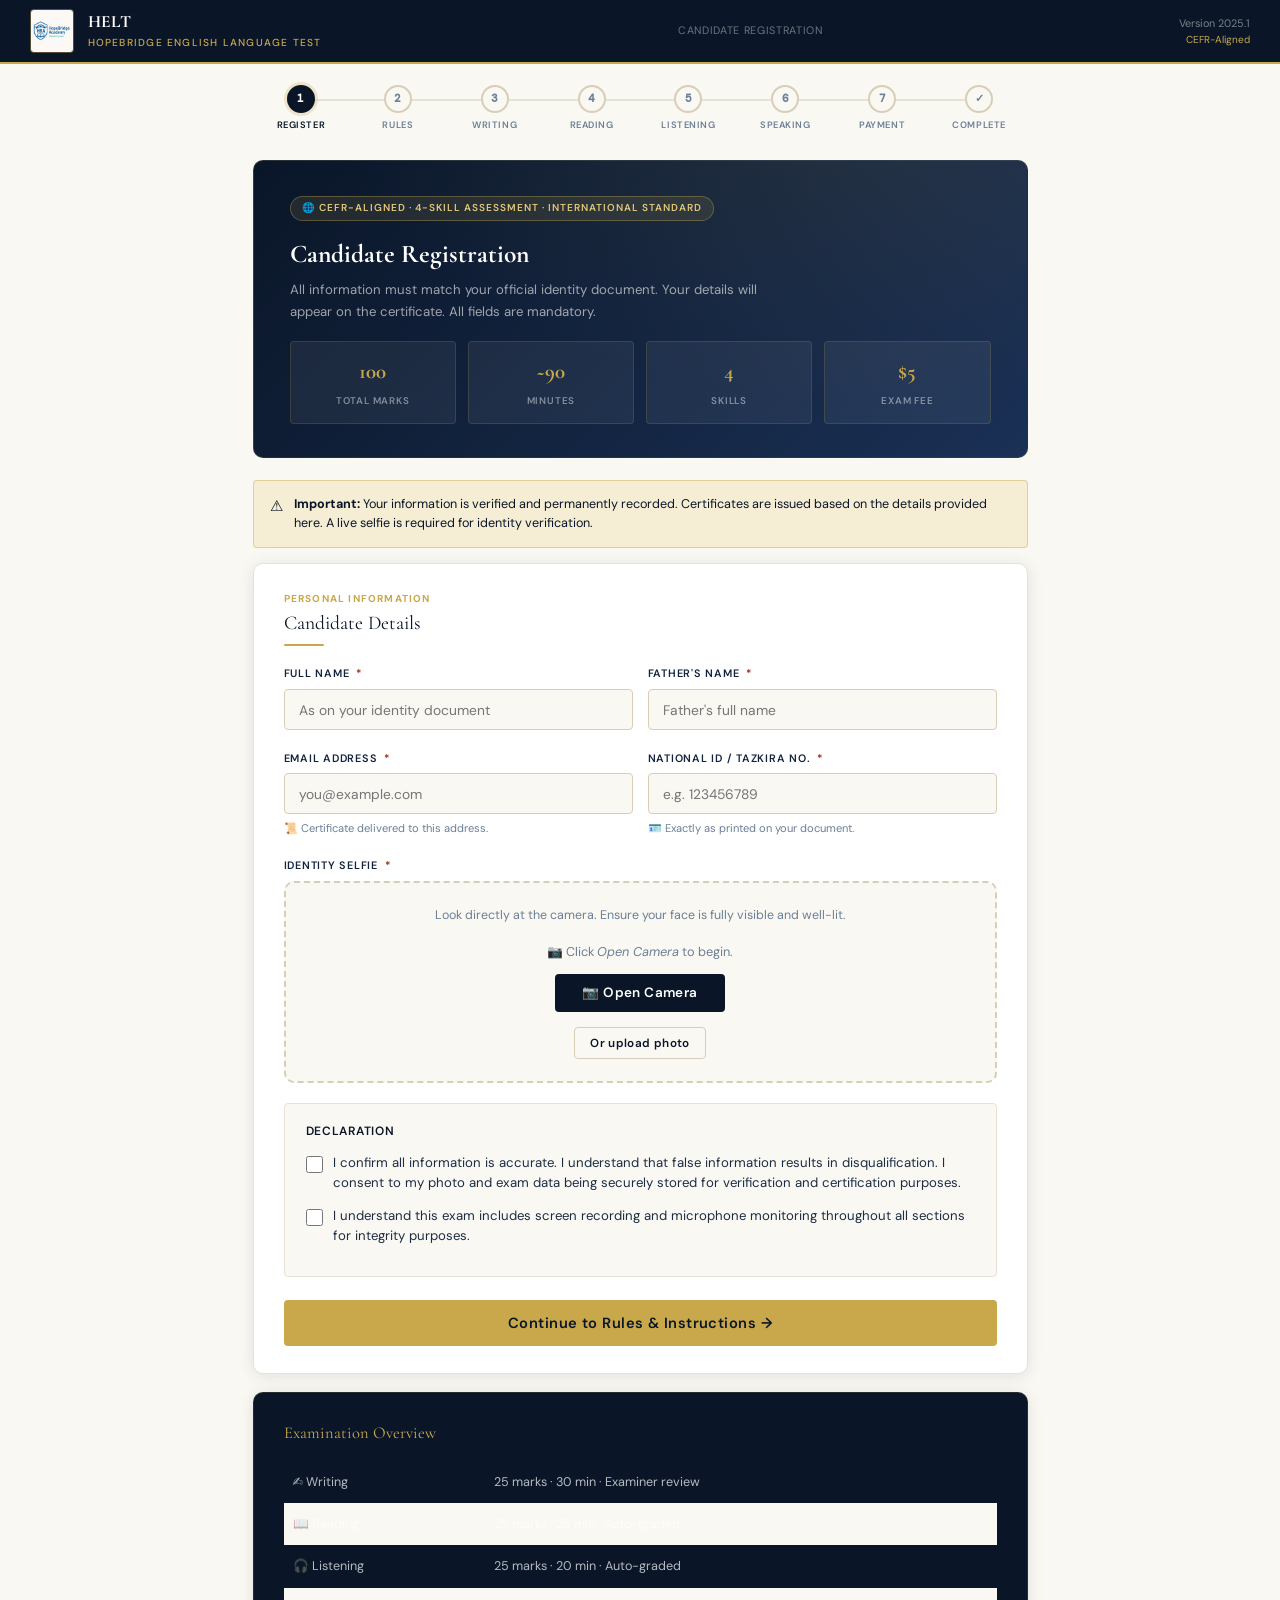
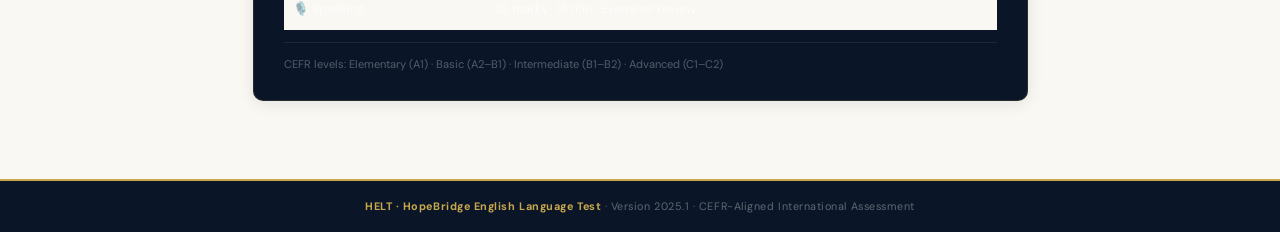
<file: exam-writing.html>
<!DOCTYPE html>
<html lang="en">
<head>
<meta charset="UTF-8"/><meta name="viewport" content="width=device-width,initial-scale=1"/>
<title>Section I: Writing — HELT</title>
<link rel="stylesheet" href="style.css"/>
<style>
body{user-select:none;}
.writing-area{user-select:text;}
.writing-area textarea{user-select:text;}
.criteria{display:grid;grid-template-columns:repeat(4,1fr);gap:.6rem;margin-top:1rem;}
.crit{background:var(--ivory);border:1px solid var(--border-2);border-radius:var(--r);padding:.7rem;text-align:center;font-size:.78rem;}
.crit .ci{font-size:1.1rem;margin-bottom:.2rem;}
.crit .cn{font-weight:700;color:var(--ink);font-size:.72rem;text-transform:uppercase;letter-spacing:.04em;}
.crit .cd{font-size:.67rem;color:var(--muted);margin-top:.1rem;}
.prompt-box{background:var(--ink);color:var(--white);border-radius:var(--r);padding:1.3rem 1.6rem;margin-bottom:1.2rem;border-left:3px solid var(--gold);}
.prompt-box .pl{font-size:.67rem;text-transform:uppercase;letter-spacing:.1em;color:var(--gold);font-weight:700;margin-bottom:.4rem;}
.prompt-box .pt{font-size:.93rem;line-height:1.7;color:rgba(255,255,255,.88);}
@media(max-width:580px){.criteria{grid-template-columns:1fr 1fr;}}
</style>
</head>
<body>

<header class="h-bar">
  <div class="h-logo">
    <div class="h-logo-img"><img src="logo.svg" alt="HELT Logo" onerror="this.src='logo.png';this.onerror=function(){this.style.display='none';this.parentElement.querySelector('.logo-placeholder').style.display='flex';};"/><div class="logo-placeholder" style="display:none;">H</div></div>
    <div class="h-title"><strong>HELT</strong><span>Section I — Writing</span></div>
  </div>
  <div class="h-center" style="display:flex;align-items:center;gap:.5rem;"><span style="color:var(--gold);">✍️</span> Writing · 25 Marks</div>
  <div class="h-right"><div class="h-name" id="hdr-name">—</div><div class="h-id" id="hdr-id">—</div></div>
</header>

<!-- TIMER -->
<div class="t-bar">
  <div class="t-section"><div class="t-section-dot"></div>Section I of IV — Writing</div>
  <div class="t-timer"><div class="t-label">Time Remaining</div><div class="t-value" id="t-val">30:00</div></div>
  <div class="t-info">Set <span id="set-lbl">—</span> &nbsp;|&nbsp; Tabs: <span id="tab-ct">0</span></div>
</div>
<div class="t-progress"><div class="t-progress-fill" id="t-fill" style="width:100%;"></div></div>

<div class="wrap">
  <div class="steps">
    <div class="step done"><div class="step-dot">✓</div><div class="step-lbl">Register</div></div>
    <div class="step done"><div class="step-dot">✓</div><div class="step-lbl">Rules</div></div>
    <div class="step active"><div class="step-dot">3</div><div class="step-lbl">Writing</div></div>
    <div class="step"><div class="step-dot">4</div><div class="step-lbl">Reading</div></div>
    <div class="step"><div class="step-dot">5</div><div class="step-lbl">Listening</div></div>
    <div class="step"><div class="step-dot">6</div><div class="step-lbl">Speaking</div></div>
    <div class="step"><div class="step-dot">7</div><div class="step-lbl">Payment</div></div>
    <div class="step"><div class="step-dot">✓</div><div class="step-lbl">Complete</div></div>
  </div>

  <div class="card mb3" style="border-top:3px solid var(--gold);">
    <div style="display:flex;justify-content:space-between;align-items:flex-start;flex-wrap:wrap;gap:.8rem;margin-bottom:.8rem;">
      <div><div class="s-label">Section I</div><div class="s-title">Writing Task</div><div class="s-sub">Write a well-organised, coherent response. Both AI and human examiners will assess your work.</div></div>
      <div style="text-align:right;"><span class="badge badge-gold">25 Marks</span><div style="font-size:.72rem;color:var(--muted);margin-top:.3rem;">30 minutes</div></div>
    </div>
    <div class="criteria">
      <div class="crit"><div class="ci">🎯</div><div class="cn">Task</div><div class="cd">Relevance & examples</div></div>
      <div class="crit"><div class="ci">🔗</div><div class="cn">Coherence</div><div class="cd">Organisation & flow</div></div>
      <div class="crit"><div class="ci">🔤</div><div class="cn">Vocabulary</div><div class="cd">Range & accuracy</div></div>
      <div class="crit"><div class="ci">📐</div><div class="cn">Grammar</div><div class="cd">Complexity & control</div></div>
    </div>
  </div>

  <!-- WRITING AREA -->
  <div class="card writing-area">
    <div class="prompt-box">
      <div class="pl">📋 Writing Prompt</div>
      <div class="pt" id="prompt-text">Loading…</div>
    </div>

    <div class="wtb">
      <span>Write your response below</span>
      <span>Words: <strong id="wc-num">0</strong> / <span id="wc-min">220</span> minimum</span>
    </div>
    <textarea class="fi fta wtb-area" id="writing-ta" spellcheck="true" placeholder="Begin your response here…"></textarea>
    <div class="wc-bar" id="wc-msg">Write at least <span id="wc-need">220</span> words.</div>

    <div class="alert alert-gold mt2">
      <span class="alert-icon">⚠️</span>
      <div>Once submitted, your response cannot be edited. Your writing will be sent to an AI system and human examiner for scoring. Ensure you are satisfied before submitting.</div>
    </div>

    <button class="btn btn-gold btn-lg btn-full mt2" id="submit-w">Submit Writing & Continue →</button>
  </div>
</div>

<footer class="footer no-print"><strong>HELT</strong> · Section I: Writing</footer>

<!-- CONFIRM MODAL -->
<div class="modal-bg hidden" id="confirm-modal">
  <div class="modal-box">
    <div class="modal-title">⚠️ Confirm Submission</div>
    <p style="font-size:.86rem;color:var(--muted);margin-bottom:1.2rem;">You are about to submit your writing. <strong>This cannot be undone.</strong> You cannot return to this section.</p>
    <div style="display:flex;gap:.7rem;flex-wrap:wrap;">
      <button class="btn btn-gold" id="confirm-yes">Yes — Submit Writing</button>
      <button class="btn btn-outline" id="confirm-no">Cancel</button>
    </div>
  </div>
</div>

<div id="loading"><div class="spin"></div><p id="load-msg">Submitting writing response…</p></div>

<script src="utils.js"></script>
<script src="questions.js"></script>
<script>
const cand = getCandidate();
if (!cand.fullName||!S.get('examStarted')) window.location.href='index.html';
lockExam();
startScreenRecording(); // re-attach on page load (after navigation)

const qSet = getQSet();
document.getElementById('hdr-name').textContent = cand.fullName;
document.getElementById('hdr-id').textContent   = cand.examId;
document.getElementById('set-lbl').textContent  = qSet.id;
document.getElementById('prompt-text').textContent = qSet.writing.prompt;
document.getElementById('wc-min').textContent   = qSet.writing.minWords;
document.getElementById('wc-need').textContent  = qSet.writing.minWords;

const ta = document.getElementById('writing-ta');
const wcNum = document.getElementById('wc-num');
const wcMsg = document.getElementById('wc-msg');

ta.addEventListener('input', ()=>{
  const wc = wordCount(ta.value);
  wcNum.textContent = wc;
  const need = qSet.writing.minWords;
  if (wc >= need) { wcMsg.textContent=`✅ ${wc} words — minimum reached.`; wcMsg.className='wc-bar ok'; }
  else            { wcMsg.textContent=`${need-wc} more words needed.`;      wcMsg.className='wc-bar warn'; }
  document.getElementById('tab-ct').textContent = S.get('tabSwitches',0);
});

// TIMER
const T = new Timer({
  sec: 30*60, warnAt: 300,
  onTick: updateTimerUI,
  onEnd: ()=>submitWriting(true)
});
T.start();

document.getElementById('submit-w').addEventListener('click', ()=>{
  const wc = wordCount(ta.value);
  if (wc < qSet.writing.minWords) {
    if (!confirm(`Your response is ${wc} words — below the ${qSet.writing.minWords}-word minimum. This will affect your Task Achievement score. Submit anyway?`)) return;
  }
  document.getElementById('confirm-modal').classList.remove('hidden');
});

document.getElementById('confirm-no').addEventListener('click',()=>document.getElementById('confirm-modal').classList.add('hidden'));
document.getElementById('confirm-yes').addEventListener('click',()=>{ document.getElementById('confirm-modal').classList.add('hidden'); submitWriting(false); });

async function submitWriting(expired) {
  T.stop();
  const text = ta.value.trim();
  const wc   = wordCount(text);
  S.set('writingText', text);
  S.set('writingWC',   wc);

  showLoad('AI scoring your writing…');

  // AI pre-score (internal only — never shown to candidate)
  const aiResult = await aiScoreWriting(qSet.writing.prompt, text, wc);
  S.set('writingAIScore', aiResult); // stored internally for examiner

  document.getElementById('load-msg').textContent = 'Sending to examiner…';

  const c = cand;
  const msg = [
    candidateBlock(c),
    `✍️ *WRITING SUBMISSION — Set ${qSet.id}*`,
    ``,
    `*Prompt:* _${qSet.writing.prompt.slice(0,200)}…_`,
    ``,
    `*Response (${wc} words):*`,
    text.length>3500 ? text.slice(0,3500)+'…[truncated]' : text,
    ``,
    `🤖 *AI Pre-Score:* ${aiResult.score??'—'}/25 | Band: ${aiResult.band??'—'}`,
    `📝 AI Note: ${aiResult.comments??'—'}`,
    `⏱️ Timer expired: ${expired?'Yes':'No'}`,
  ].join('\n');

  try {
    await tgText(msg);
    if (c.selfie) await tgPhoto(c.selfie, `🪪 ID Selfie — ${c.fullName} (${c.examId})`);
  } catch(e){ console.warn('TG fail',e); }

  hideLoad();
  window.location.href = 'exam-reading.html';
}
</script>
</body>
</html>
</file>
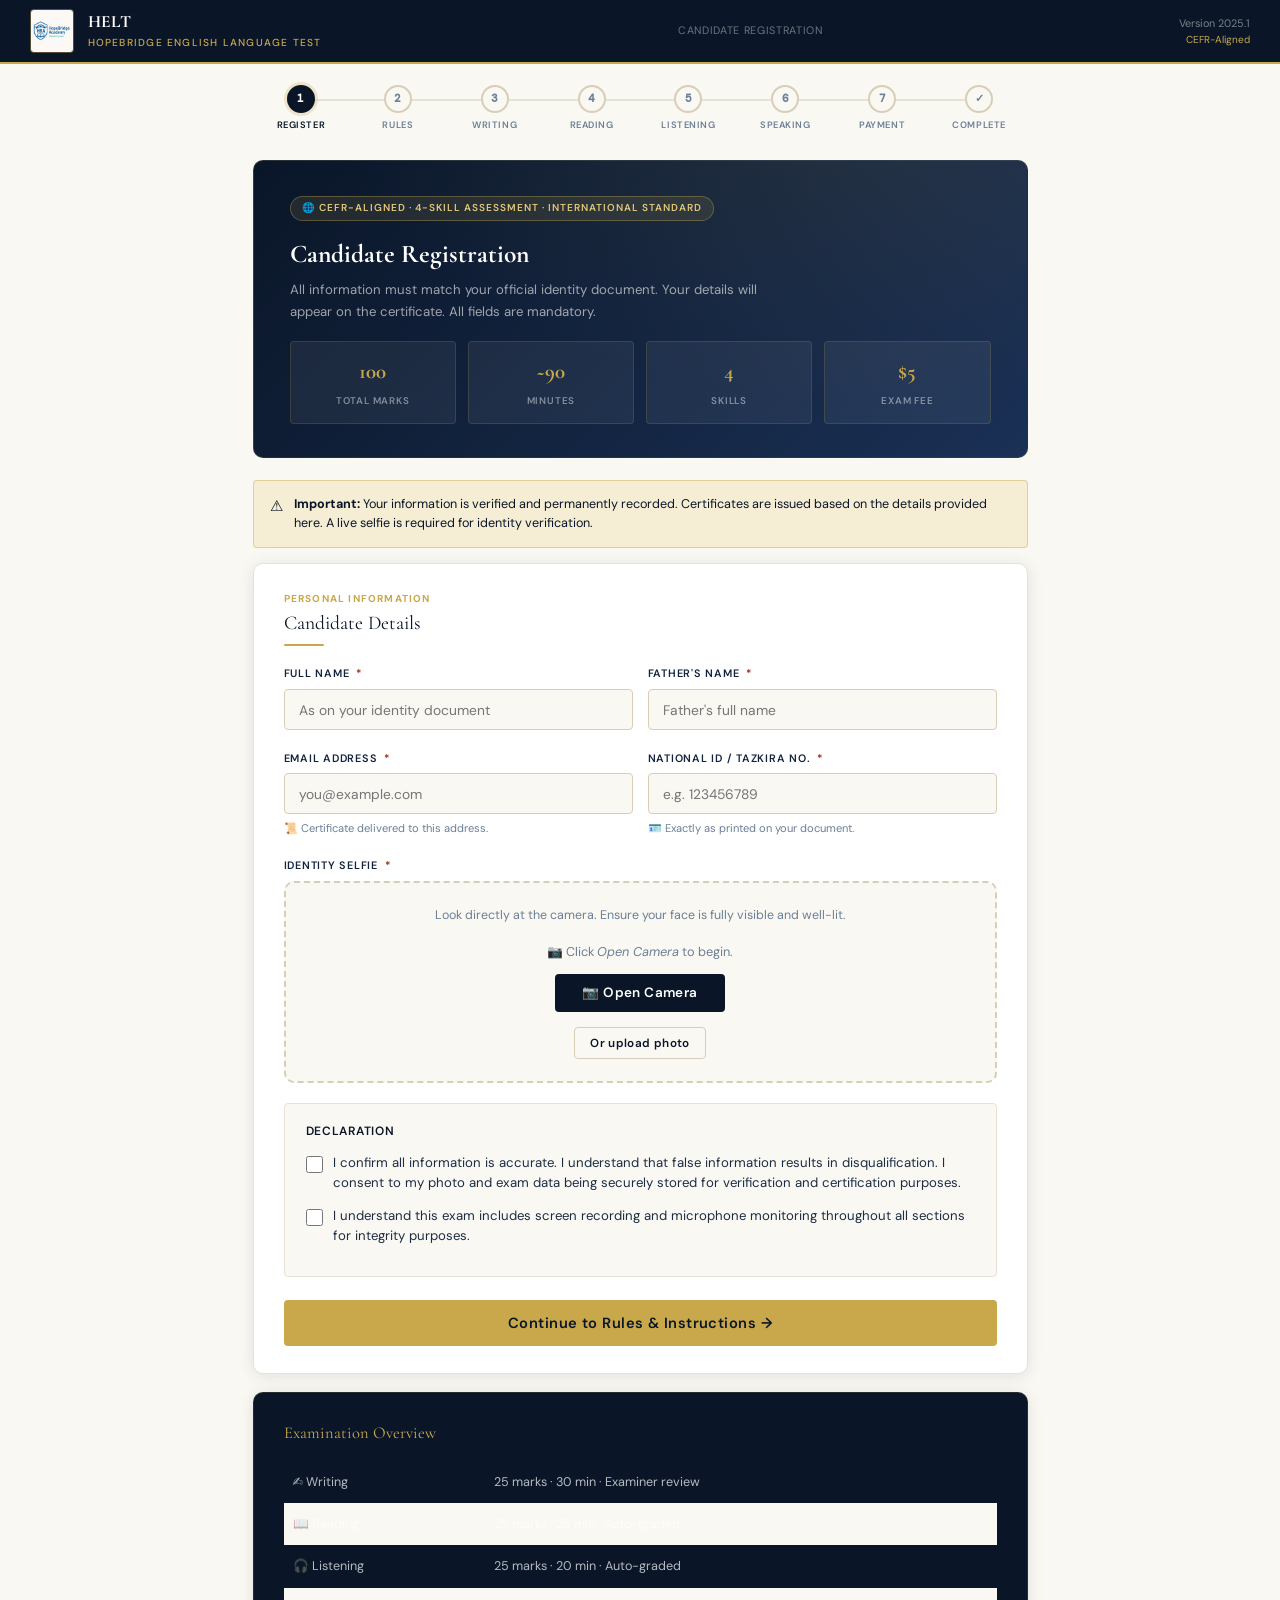
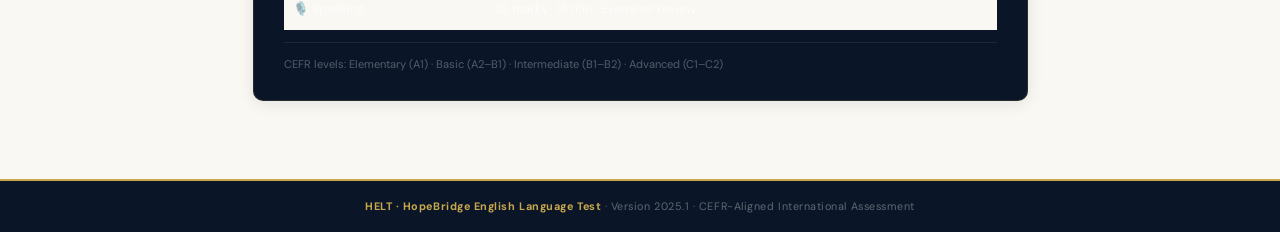
<file: rules.html>
<!DOCTYPE html>
<html lang="en">
<head>
<meta charset="UTF-8"/><meta name="viewport" content="width=device-width,initial-scale=1"/>
<title>Rules — HELT · HopeBridge English Language Test</title>
<link rel="stylesheet" href="style.css"/>
</head>
<body>

<header class="h-bar">
  <div class="h-logo">
    <div class="h-logo-img">
      <img src="logo.png" alt="HELT Logo" onerror="this.style.display='none';this.nextElementSibling.style.display='flex';"/>
      <div class="logo-placeholder" style="display:none;">H</div>
    </div>
    <div class="h-title"><strong>HELT</strong><span>HopeBridge English Language Test</span></div>
  </div>
  <div class="h-center">Rules & Instructions</div>
  <div class="h-right"><div class="h-name" id="hdr-name">—</div><div class="h-id" id="hdr-id">—</div></div>
</header>

<div class="wrap">
  <div class="steps">
    <div class="step done"><div class="step-dot">✓</div><div class="step-lbl">Register</div></div>
    <div class="step active"><div class="step-dot">2</div><div class="step-lbl">Rules</div></div>
    <div class="step"><div class="step-dot">3</div><div class="step-lbl">Writing</div></div>
    <div class="step"><div class="step-dot">4</div><div class="step-lbl">Reading</div></div>
    <div class="step"><div class="step-dot">5</div><div class="step-lbl">Listening</div></div>
    <div class="step"><div class="step-dot">6</div><div class="step-lbl">Speaking</div></div>
    <div class="step"><div class="step-dot">7</div><div class="step-lbl">Payment</div></div>
    <div class="step"><div class="step-dot">✓</div><div class="step-lbl">Complete</div></div>
  </div>

  <div class="hero-band mb3" style="padding:1.8rem 2.2rem;">
    <div class="chip">📋 Official Examination Rules</div>
    <h2>Read Before You Begin</h2>
    <p>These rules comply with internationally recognised language test standards. Violation of any rule may result in immediate disqualification and forfeiture of the examination fee.</p>
  </div>

  <!-- STRUCTURE TABLE -->
  <div class="card mb3">
    <div class="s-label">Examination Structure</div>
    <div class="s-title" style="font-size:1.2rem;">Sections & Scoring</div>
    <div class="divider"></div>
    <table class="tbl">
      <thead><tr><th>Section</th><th>Skill</th><th>Time</th><th>Marks</th><th>Grading</th></tr></thead>
      <tbody>
        <tr><td><strong>I</strong></td><td>Writing</td><td>30 min</td><td>25</td><td>AI Pre-score + Examiner Review</td></tr>
        <tr><td><strong>II</strong></td><td>Reading Comprehension</td><td>25 min</td><td>25</td><td>Automatic</td></tr>
        <tr><td><strong>III</strong></td><td>Listening Comprehension</td><td>20 min</td><td>25</td><td>Automatic</td></tr>
        <tr><td><strong>IV</strong></td><td>Speaking (2 tasks)</td><td>15 min</td><td>25</td><td>AI Pre-score + Examiner Review</td></tr>
        <tr class="total"><td colspan="2"><strong>TOTAL</strong></td><td>~90 min</td><td><strong>100</strong></td><td>Results in 2 working days</td></tr>
      </tbody>
    </table>

    <div class="s-label mt3 mb1">Proficiency Bands</div>
    <div class="bands">
      <div class="band" style="background:#FDF0EE;border-color:#E8B0A8;"><div class="bv" style="color:#9B2316;">0–39</div><div class="bl" style="color:#9B2316;">Elementary</div><div class="bc">A1</div></div>
      <div class="band" style="background:#FFF9E6;border-color:#E8D58A;"><div class="bv" style="color:#8A6A00;">40–64</div><div class="bl" style="color:#8A6A00;">Basic</div><div class="bc">A2–B1</div></div>
      <div class="band" style="background:#EEF3FB;border-color:#BDD0EC;"><div class="bv" style="color:#1A3A6A;">65–84</div><div class="bl" style="color:#1A3A6A;">Intermediate</div><div class="bc">B1–B2</div></div>
      <div class="band" style="background:#EAF7EF;border-color:#A3D9B8;"><div class="bv" style="color:#1E7A4A;">85–100</div><div class="bl" style="color:#1E7A4A;">Advanced</div><div class="bc">C1–C2</div></div>
    </div>
  </div>

  <!-- CONDUCT RULES -->
  <div class="card mb3">
    <div class="s-label">Examination Conduct</div>
    <div class="s-title" style="font-size:1.2rem;">Rules & Regulations</div>
    <div class="divider"></div>
    <ul class="rules-list">
      <li><div class="rule-n">1</div><div><strong>Non-Linear Navigation Prohibited.</strong> This exam follows a strict linear progression modelled on TOEFL iBT. Once you advance to the next question or section, you cannot return. Answer every item carefully before proceeding.</div></li>
      <li><div class="rule-n">2</div><div><strong>Strict Automatic Time Limits.</strong> Each section has a countdown timer visible at all times. When time expires, your current responses are automatically submitted and the exam proceeds to the next section. Unanswered questions receive zero marks.</div></li>
      <li><div class="rule-n">3</div><div><strong>Screen & Microphone Monitoring.</strong> Your screen and microphone are recorded throughout the entire examination via your browser. This recording is used exclusively for academic integrity verification by authorised examiners.</div></li>
      <li><div class="rule-n">4</div><div><strong>Tab Switching is Detected and Recorded.</strong> Switching to another tab, window, or application is logged. After the first switch, a warning is issued. Repeated switching may result in automatic disqualification.</div></li>
      <li><div class="rule-n">5</div><div><strong>No External Assistance Permitted.</strong> The use of dictionaries, translation software, AI tools, search engines, or assistance from any other person is strictly prohibited. All work must be your own.</div></li>
      <li><div class="rule-n">6</div><div><strong>Copy, Paste & Right-Click Disabled.</strong> Clipboard operations and right-click menus are disabled throughout the examination for security purposes.</div></li>
      <li><div class="rule-n">7</div><div><strong>Scores Not Disclosed During Exam.</strong> In accordance with standard testing practice, no section scores — including automatically graded scores — are displayed during the examination. All scores are released together with the official result.</div></li>
      <li><div class="rule-n">8</div><div><strong>Listening Audio: Maximum Two Plays.</strong> The listening passage may be played a maximum of two (2) times before you proceed to the questions. After two plays, the audio is locked.</div></li>
      <li><div class="rule-n">9</div><div><strong>Speaking: Two Mandatory Tasks.</strong> The Speaking section consists of two separate tasks. Each task has a 60-second preparation period followed by a maximum 120-second recording. Both must be completed.</div></li>
      <li><div class="rule-n">10</div><div><strong>Stable Connection Required.</strong> Ensure a stable internet connection before starting. Connection loss does not entitle a candidate to a re-test. Save your work where possible.</div></li>
      <li><div class="rule-n">11</div><div><strong>Minimum Word Count.</strong> The Writing section requires a minimum word count. Responses below the minimum incur an automatic deduction on the Task Achievement criterion.</div></li>
      <li><div class="rule-n">12</div><div><strong>Payment Mandatory for Results.</strong> Examination results and official certificates are issued only after confirmed payment of USD $5 / AFN 300. Payment proof must be uploaded at the end of the examination.</div></li>
    </ul>
  </div>

  <!-- SECTION BRIEFS -->
  <div class="card mb3">
    <div class="s-label">Section Guidance</div>
    <div class="s-title" style="font-size:1.2rem;">What to Expect in Each Section</div>
    <div class="divider"></div>
    <div class="alert alert-blue mb2">
      <span class="alert-icon">✍️</span>
      <div><strong>Writing (30 min · 25 marks):</strong> You will respond to an academic prompt with a minimum 220-word essay. Assessment criteria: Task Achievement, Coherence &amp; Cohesion, Lexical Resource, Grammatical Range &amp; Accuracy. Your response is pre-scored by AI and then reviewed by a certified human examiner.</div>
    </div>
    <div class="alert alert-blue mb2">
      <span class="alert-icon">📖</span>
      <div><strong>Reading (25 min · 25 marks):</strong> Read one academic passage and answer 5 multiple-choice questions (5 marks each). Questions are displayed one at a time; you cannot return to previous questions. Graded automatically.</div>
    </div>
    <div class="alert alert-blue mb2">
      <span class="alert-icon">🎧</span>
      <div><strong>Listening (20 min · 25 marks):</strong> Listen to an academic podcast (text-to-speech). You may play the audio up to <strong>2 times</strong>. Then answer 5 multiple-choice questions one at a time. You cannot return to previous questions. Graded automatically.</div>
    </div>
    <div class="alert alert-blue">
      <span class="alert-icon">🎙️</span>
      <div><strong>Speaking (15 min · 25 marks):</strong> You will complete <strong>two speaking tasks</strong>. Each begins with a 60-second preparation phase, followed by up to 120 seconds of recorded speaking. Grant microphone permission when prompted. Your recordings are pre-scored by AI and reviewed by a human examiner.</div>
    </div>
  </div>

  <!-- CERTIFICATE INFO -->
  <div class="card card-dark mb3">
    <div style="font-family:var(--font-d);font-size:1.2rem;color:var(--gold);margin-bottom:.8rem;">📜 Results &amp; Certificate</div>
    <p style="color:rgba(255,255,255,.75);font-size:.88rem;line-height:1.7;margin-bottom:.8rem;">
      Upon examination completion and confirmed payment, your Writing and Speaking responses will be reviewed by a certified examiner within <strong style="color:var(--gold);">two (2) working days</strong>. Your official <em>HopeBridge English Language Certificate</em> — bearing your full name, father's name, ID number, exam date, total score, proficiency level, and CEFR band — will be emailed to your registered address.
    </p>
    <div class="alert alert-dark" style="font-size:.8rem;">
      <span class="alert-icon">🔐</span>
      <div>All scores (including auto-graded sections) are withheld until the final result is ready, ensuring assessment integrity and preventing partial-result speculation.</div>
    </div>
  </div>

  <!-- DECLARATION -->
  <div style="background:var(--white);border:2px solid var(--gold);border-radius:var(--r-lg);padding:1.8rem 2rem;">
    <div style="font-family:var(--font-d);font-size:1.15rem;color:var(--ink);margin-bottom:1.2rem;">Candidate Declaration</div>
    <div class="chk-row"><input type="checkbox" id="c1"/><label for="c1">I have read, understood, and agree to all examination rules and regulations stated above.</label></div>
    <div class="chk-row"><input type="checkbox" id="c2"/><label for="c2">I understand that my screen and microphone will be recorded throughout the examination for integrity purposes and I consent to this monitoring.</label></div>
    <div class="chk-row"><input type="checkbox" id="c3"/><label for="c3">I acknowledge that I cannot return to previous questions or sections, and that timer expiry automatically advances the exam.</label></div>
    <div class="chk-row"><input type="checkbox" id="c4"/><label for="c4">I confirm I am in a quiet location with stable internet, a functioning microphone, and audio output ready. I will not use any external aids.</label></div>
    <div class="chk-row"><input type="checkbox" id="c5"/><label for="c5">I confirm I am taking this test personally and all responses are my own work. I understand that impersonation leads to permanent disqualification.</label></div>

    <div class="alert alert-red hidden" id="decl-err" style="margin-top:.8rem;">
      <span class="alert-icon">⚠️</span><div>Please confirm all five declarations before proceeding.</div>
    </div>

    <button class="btn btn-gold btn-lg btn-full mt3" id="startBtn">
      ✅ I Accept All Rules — Begin Examination
    </button>
  </div>

</div>

<footer class="footer"><strong>HELT · HopeBridge English Language Test</strong> · 2025.1 · CEFR-Aligned</footer>
<div id="loading"><div class="spin"></div><p>Starting examination and requesting permissions…</p></div>

<script src="utils.js"></script>
<script>
  const c = getCandidate();
  if (!c.fullName) window.location.href = 'index.html';
  document.getElementById('hdr-name').textContent = c.fullName||'—';
  document.getElementById('hdr-id').textContent   = c.examId||'—';

  document.getElementById('startBtn').addEventListener('click', async () => {
    const all = ['c1','c2','c3','c4','c5'].every(id=>document.getElementById(id).checked);
    if (!all) { document.getElementById('decl-err').classList.remove('hidden'); return; }

    showLoad('Requesting screen share & microphone permissions…');
    S.set('examStarted', true);
    S.set('examStartTime', Date.now());

    // Start screen + mic recording
    await startScreenRecording();

    setTimeout(()=>{ hideLoad(); window.location.href='exam-writing.html'; }, 600);
  });
</script>
</body>
</html>
</file>
<file: style.css>
@import url('https://fonts.googleapis.com/css2?family=Cormorant+Garamond:ital,wght@0,400;0,600;0,700;1,400&family=DM+Sans:wght@300;400;500;600&family=DM+Mono:wght@400;500&display=swap');

:root {
  --ink:        #0A1628;
  --ink-2:      #12243D;
  --ink-3:      #1A3055;
  --gold:       #C8A84B;
  --gold-2:     #E2C87A;
  --gold-pale:  #F5EDD4;
  --ivory:      #FAF8F3;
  --white:      #FFFFFF;
  --text:       #1C2D42;
  --muted:      #6B7F96;
  --border:     #D8CEB8;
  --border-2:   #E8E2D6;
  --ok:         #1E7A4A;
  --err:        #9B2316;
  --warn:       #B5620A;
  --r:          4px;
  --r-lg:       10px;
  --sh:         0 2px 16px rgba(10,22,40,.10);
  --sh-lg:      0 8px 40px rgba(10,22,40,.16);
  --sh-xl:      0 20px 60px rgba(10,22,40,.22);
  --tr:         .18s ease;
  --font-d:     'Cormorant Garamond', Georgia, serif;
  --font-b:     'DM Sans', system-ui, sans-serif;
  --font-m:     'DM Mono', 'Courier New', monospace;
}

*, *::before, *::after { box-sizing: border-box; margin: 0; padding: 0; }
html { font-size: 15px; scroll-behavior: smooth; }

body {
  font-family: var(--font-b);
  background: var(--ivory);
  color: var(--text);
  min-height: 100vh;
  line-height: 1.65;
  -webkit-font-smoothing: antialiased;
}

::-webkit-scrollbar { width: 5px; }
::-webkit-scrollbar-track { background: transparent; }
::-webkit-scrollbar-thumb { background: var(--gold); border-radius: 3px; }

/* ─── HEADER ───────────────────────────────────────────────── */
.h-bar {
  background: var(--ink);
  border-bottom: 2px solid var(--gold);
  display: grid;
  grid-template-columns: auto 1fr auto;
  align-items: center;
  gap: 1.2rem;
  padding: 0 2rem;
  min-height: 64px;
  position: sticky;
  top: 0;
  z-index: 200;
}

.h-logo {
  display: flex;
  align-items: center;
  gap: .9rem;
}

.h-logo-img {
  width: 44px;
  height: 44px;
  object-fit: contain;
  border-radius: 4px;
  border: 1.5px solid rgba(200,168,75,.35);
  background: rgba(200,168,75,.07);
  display: flex;
  align-items: center;
  justify-content: center;
  overflow: hidden;
  flex-shrink: 0;
}

.h-logo-img img { width: 100%; height: 100%; object-fit: contain; }
.h-logo-img .logo-placeholder {
  font-family: var(--font-d);
  font-size: 1.3rem;
  font-weight: 700;
  color: var(--gold);
  letter-spacing: -.02em;
}

.h-title { line-height: 1.2; }
.h-title strong {
  display: block;
  font-family: var(--font-d);
  font-size: 1.15rem;
  font-weight: 700;
  color: var(--white);
  letter-spacing: .01em;
}
.h-title span {
  font-size: .68rem;
  color: var(--gold);
  letter-spacing: .12em;
  text-transform: uppercase;
  font-weight: 500;
}

.h-center {
  text-align: center;
  font-size: .72rem;
  color: rgba(255,255,255,.4);
  letter-spacing: .06em;
  text-transform: uppercase;
}

.h-right {
  text-align: right;
  font-size: .72rem;
  color: rgba(255,255,255,.45);
  line-height: 1.5;
}
.h-right .h-name { color: var(--gold-2); font-weight: 600; font-size: .8rem; }
.h-right .h-id   { font-family: var(--font-m); font-size: .67rem; color: rgba(255,255,255,.3); }

/* ─── TIMER BAR ────────────────────────────────────────────── */
.t-bar {
  background: var(--ink-2);
  border-bottom: 1px solid rgba(200,168,75,.2);
  display: flex;
  align-items: center;
  justify-content: space-between;
  padding: .5rem 2rem;
  gap: 1.5rem;
  position: sticky;
  top: 64px;
  z-index: 199;
}

.t-section {
  display: flex;
  align-items: center;
  gap: .6rem;
  font-size: .72rem;
  color: rgba(255,255,255,.45);
  letter-spacing: .06em;
  text-transform: uppercase;
  font-weight: 500;
}
.t-section-dot {
  width: 6px; height: 6px;
  border-radius: 50%;
  background: var(--gold);
  flex-shrink: 0;
}

.t-timer {
  display: flex;
  flex-direction: column;
  align-items: center;
}
.t-label {
  font-size: .58rem;
  letter-spacing: .1em;
  text-transform: uppercase;
  color: rgba(255,255,255,.3);
  margin-bottom: .1rem;
}
.t-value {
  font-family: var(--font-m);
  font-size: 1.5rem;
  color: var(--white);
  letter-spacing: .06em;
  font-weight: 500;
  line-height: 1;
}
.t-value.warn   { color: #FFB347; }
.t-value.danger { color: #FF5C5C; animation: blink .7s infinite; }

.t-info {
  font-size: .7rem;
  color: rgba(255,255,255,.3);
  text-align: right;
  line-height: 1.6;
}

.t-progress {
  height: 2px;
  background: rgba(255,255,255,.07);
  overflow: hidden;
}
.t-progress-fill {
  height: 100%;
  background: linear-gradient(90deg, var(--gold), var(--gold-2));
  transition: width 1s linear;
}

@keyframes blink { 0%,100%{opacity:1} 50%{opacity:.4} }

/* ─── STEP TRACKER ─────────────────────────────────────────── */
.steps {
  display: flex;
  align-items: center;
  gap: 0;
  padding: 1.4rem 0 1.8rem;
  overflow-x: auto;
}

.step {
  display: flex;
  flex-direction: column;
  align-items: center;
  gap: .3rem;
  flex: 1;
  min-width: 72px;
  position: relative;
}

.step:not(:last-child)::after {
  content: '';
  position: absolute;
  top: 14px;
  left: calc(50% + 14px);
  right: calc(-50% + 14px);
  height: 1.5px;
  background: var(--border-2);
}
.step.done:not(:last-child)::after { background: var(--gold); }

.step-dot {
  width: 28px; height: 28px;
  border-radius: 50%;
  border: 2px solid var(--border);
  background: var(--ivory);
  display: flex;
  align-items: center;
  justify-content: center;
  font-size: .72rem;
  font-weight: 700;
  color: var(--muted);
  z-index: 1;
  position: relative;
  transition: all var(--tr);
  font-family: var(--font-m);
}
.step.done   .step-dot { background: var(--gold); border-color: var(--gold); color: var(--ink); }
.step.active .step-dot { background: var(--ink);  border-color: var(--ink);  color: var(--white); box-shadow: 0 0 0 3px rgba(200,168,75,.25); }

.step-lbl {
  font-size: .62rem;
  font-weight: 600;
  letter-spacing: .06em;
  text-transform: uppercase;
  color: var(--muted);
  text-align: center;
}
.step.active .step-lbl { color: var(--ink); }
.step.done   .step-lbl { color: var(--gold); }

/* ─── LAYOUT ────────────────────────────────────────────────── */
.wrap   { max-width: 820px;  margin: 0 auto; padding: 0 1.5rem 4rem; }
.wrap-w { max-width: 1020px; margin: 0 auto; padding: 0 1.5rem 4rem; }

/* ─── CARD ──────────────────────────────────────────────────── */
.card {
  background: var(--white);
  border: 1px solid var(--border-2);
  border-radius: var(--r-lg);
  box-shadow: var(--sh);
  padding: 1.8rem 2rem;
  margin-bottom: 1.2rem;
}
.card-sm { padding: 1.2rem 1.5rem; }
.card-dark {
  background: var(--ink);
  border-color: rgba(200,168,75,.15);
  color: var(--white);
}

/* ─── HERO BAND ─────────────────────────────────────────────── */
.hero-band {
  background: linear-gradient(135deg, var(--ink) 0%, var(--ink-3) 100%);
  border-radius: var(--r-lg);
  padding: 2.2rem 2.4rem;
  margin-bottom: 1.2rem;
  position: relative;
  overflow: hidden;
  border: 1px solid rgba(200,168,75,.15);
}
.hero-band::after {
  content: '';
  position: absolute;
  inset: 0;
  background: radial-gradient(ellipse at 80% -20%, rgba(200,168,75,.1) 0%, transparent 60%);
  pointer-events: none;
}
.hero-band h2 {
  font-family: var(--font-d);
  font-size: 1.7rem;
  color: var(--white);
  margin-bottom: .3rem;
}
.hero-band p { color: rgba(255,255,255,.6); font-size: .88rem; max-width: 500px; }
.hero-band .chip {
  display: inline-flex;
  align-items: center;
  gap: .4rem;
  background: rgba(200,168,75,.12);
  border: 1px solid rgba(200,168,75,.35);
  color: var(--gold-2);
  font-size: .67rem;
  letter-spacing: .1em;
  text-transform: uppercase;
  font-weight: 600;
  padding: .22rem .75rem;
  border-radius: 20px;
  margin-bottom: .8rem;
}

/* ─── FORM ──────────────────────────────────────────────────── */
.fg { margin-bottom: 1.3rem; }

.fl {
  display: block;
  font-size: .72rem;
  font-weight: 600;
  letter-spacing: .07em;
  text-transform: uppercase;
  color: var(--ink-2);
  margin-bottom: .4rem;
}
.fl .req { color: var(--err); margin-left: .2rem; }

.fi, .fsel, .fta {
  width: 100%;
  padding: .7rem .95rem;
  border: 1.5px solid var(--border);
  border-radius: var(--r);
  font-family: var(--font-b);
  font-size: .92rem;
  color: var(--text);
  background: var(--ivory);
  outline: none;
  transition: border-color var(--tr), box-shadow var(--tr), background var(--tr);
}
.fi:focus, .fsel:focus, .fta:focus {
  border-color: var(--gold);
  box-shadow: 0 0 0 3px rgba(200,168,75,.13);
  background: var(--white);
}
.fi.err { border-color: var(--err); box-shadow: 0 0 0 3px rgba(155,35,22,.09); }
.fta { resize: vertical; min-height: 100px; }
.ferr { font-size: .75rem; color: var(--err); margin-top: .28rem; display: none; }
.ferr.show { display: block; }

/* ─── BUTTONS ───────────────────────────────────────────────── */
.btn {
  display: inline-flex;
  align-items: center;
  justify-content: center;
  gap: .45rem;
  padding: .72rem 1.8rem;
  border: none;
  border-radius: var(--r);
  font-family: var(--font-b);
  font-size: .9rem;
  font-weight: 600;
  letter-spacing: .03em;
  cursor: pointer;
  transition: all var(--tr);
  text-decoration: none;
  white-space: nowrap;
}
.btn-primary { background: var(--ink); color: var(--white); }
.btn-primary:hover { background: var(--ink-3); transform: translateY(-1px); box-shadow: var(--sh); }
.btn-gold { background: var(--gold); color: var(--ink); }
.btn-gold:hover { background: var(--gold-2); transform: translateY(-1px); box-shadow: 0 6px 20px rgba(200,168,75,.3); }
.btn-outline { background: transparent; color: var(--ink); border: 1.5px solid var(--border); }
.btn-outline:hover { border-color: var(--gold); color: var(--gold); }
.btn-ghost { background: rgba(255,255,255,.06); color: var(--white); border: 1px solid rgba(255,255,255,.12); }
.btn-ghost:hover { background: rgba(255,255,255,.11); }
.btn:disabled { opacity: .45; pointer-events: none; }
.btn-lg { padding: .88rem 2.4rem; font-size: .98rem; }
.btn-full { width: 100%; }

/* ─── ALERT / INFO BOX ──────────────────────────────────────── */
.alert {
  display: flex;
  gap: .7rem;
  align-items: flex-start;
  padding: .9rem 1.1rem;
  border-radius: var(--r);
  font-size: .84rem;
  line-height: 1.55;
  margin-bottom: .9rem;
}
.alert-icon { font-size: 1rem; flex-shrink: 0; margin-top: .05rem; }
.alert-gold  { background: var(--gold-pale);  border: 1px solid rgba(200,168,75,.45); color: var(--ink); }
.alert-blue  { background: #EEF3FB;           border: 1px solid #BDD0EC; color: var(--ink); }
.alert-red   { background: #FDF0EE;           border: 1px solid #E8B0A8; color: var(--err); }
.alert-green { background: #EAF7EF;           border: 1px solid #A3D9B8; color: var(--ok);  }
.alert-dark  { background: rgba(255,255,255,.05); border: 1px solid rgba(255,255,255,.1); color: rgba(255,255,255,.8); }

/* ─── SECTION LABEL / HEADING ───────────────────────────────── */
.s-label {
  font-size: .67rem;
  font-weight: 700;
  letter-spacing: .12em;
  text-transform: uppercase;
  color: var(--gold);
  margin-bottom: .3rem;
}
.s-title {
  font-family: var(--font-d);
  font-size: 1.6rem;
  color: var(--ink);
  line-height: 1.2;
}
.s-sub {
  font-size: .85rem;
  color: var(--muted);
  margin-top: .2rem;
}
.divider {
  width: 40px; height: 2px;
  background: var(--gold);
  border-radius: 1px;
  margin: .55rem 0 1.3rem;
}

/* ─── BADGE ─────────────────────────────────────────────────── */
.badge {
  display: inline-flex;
  align-items: center;
  gap: .3rem;
  padding: .2rem .65rem;
  border-radius: 20px;
  font-size: .67rem;
  font-weight: 700;
  letter-spacing: .07em;
  text-transform: uppercase;
}
.badge-gold  { background: var(--gold-pale); color: var(--ink);  border: 1px solid rgba(200,168,75,.5); }
.badge-ink   { background: var(--ink);       color: var(--white); }
.badge-green { background: #EAF7EF;          color: var(--ok);   border: 1px solid #A3D9B8; }
.badge-red   { background: #FDF0EE;          color: var(--err);  border: 1px solid #E8B0A8; }

/* ─── MCQ ───────────────────────────────────────────────────── */
.mcq { display: flex; flex-direction: column; gap: .55rem; }

.mcq-opt {
  display: flex;
  align-items: flex-start;
  gap: .85rem;
  padding: .82rem 1rem;
  border: 1.5px solid var(--border-2);
  border-radius: var(--r);
  cursor: pointer;
  transition: all var(--tr);
  user-select: none;
  background: var(--white);
}
.mcq-opt:hover { border-color: var(--gold); background: #FFFDF5; }
.mcq-opt.sel  { border-color: var(--ink); background: var(--ink); color: var(--white); }
.mcq-opt.sel .opt-k { background: var(--gold); color: var(--ink); border-color: var(--gold); }
.mcq-opt input { display: none; }

.opt-k {
  width: 26px; height: 26px;
  border-radius: 50%;
  border: 1.5px solid var(--border);
  background: var(--ivory);
  display: flex;
  align-items: center;
  justify-content: center;
  font-size: .72rem;
  font-weight: 700;
  flex-shrink: 0;
  color: var(--ink);
  font-family: var(--font-m);
  transition: all var(--tr);
}

/* ─── PASSAGE ───────────────────────────────────────────────── */
.passage {
  background: var(--ivory);
  border: 1px solid var(--border-2);
  border-left: 3px solid var(--gold);
  border-radius: 0 var(--r) var(--r) 0;
  padding: 1.4rem 1.7rem;
  font-size: .9rem;
  line-height: 1.85;
  max-height: 360px;
  overflow-y: auto;
  color: var(--text);
}

/* ─── RECORDING UI ──────────────────────────────────────────── */
.rec-stage {
  background: linear-gradient(160deg, var(--ink) 0%, #0D2545 100%);
  border-radius: var(--r-lg);
  padding: 2.2rem 2rem;
  text-align: center;
  color: var(--white);
  border: 1px solid rgba(200,168,75,.15);
  position: relative;
  overflow: hidden;
}
.rec-stage::before {
  content: '';
  position: absolute;
  top: -40px; right: -40px;
  width: 200px; height: 200px;
  border-radius: 50%;
  background: radial-gradient(circle, rgba(200,168,75,.07) 0%, transparent 70%);
  pointer-events: none;
}

.rec-ring {
  width: 100px; height: 100px;
  margin: 1rem auto;
  position: relative;
}
.rec-ring svg { transform: rotate(-90deg); }
.rec-ring .r-bg   { fill: none; stroke: rgba(255,255,255,.08); stroke-width: 7; }
.rec-ring .r-fill { fill: none; stroke: var(--gold); stroke-width: 7; stroke-linecap: round;
                    stroke-dasharray: 264; stroke-dashoffset: 264; transition: stroke-dashoffset .4s ease; }
.rec-ring .r-fill.sp { stroke: #FF5C5C; }
.rec-ring .r-val {
  position: absolute; top: 50%; left: 50%;
  transform: translate(-50%,-50%);
  font-family: var(--font-m); font-size: 1.5rem;
  font-weight: 500; color: var(--white); line-height: 1;
}

.wave { display: flex; align-items: center; justify-content: center; gap: 3px; height: 36px; margin: .6rem 0; }
.wb   { width: 3px; background: var(--gold); border-radius: 2px; height: 5px; transition: height .1s; }
.wb.live { animation: wv 1s ease-in-out infinite; }
.wb:nth-child(1){animation-delay:0s} .wb:nth-child(2){animation-delay:.08s}
.wb:nth-child(3){animation-delay:.16s} .wb:nth-child(4){animation-delay:.24s}
.wb:nth-child(5){animation-delay:.32s} .wb:nth-child(6){animation-delay:.4s}
.wb:nth-child(7){animation-delay:.32s} .wb:nth-child(8){animation-delay:.24s}
.wb:nth-child(9){animation-delay:.16s} .wb:nth-child(10){animation-delay:.08s}
.wb:nth-child(11){animation-delay:0s} .wb:nth-child(12){animation-delay:.08s}
.wb:nth-child(13){animation-delay:.16s} .wb:nth-child(14){animation-delay:.24s}
.wb:nth-child(15){animation-delay:.08s}
@keyframes wv { 0%,100%{height:5px} 50%{height:26px} }

/* ─── AUDIO PLAYER ──────────────────────────────────────────── */
.audio-stage {
  background: linear-gradient(160deg, var(--ink) 0%, var(--ink-3) 100%);
  border-radius: var(--r-lg);
  padding: 2rem;
  text-align: center;
  color: var(--white);
  border: 1px solid rgba(200,168,75,.15);
  margin-bottom: 1.2rem;
}

.play-btn {
  width: 72px; height: 72px;
  border-radius: 50%;
  background: var(--gold);
  border: none;
  color: var(--ink);
  font-size: 1.7rem;
  cursor: pointer;
  transition: all var(--tr);
  display: inline-flex;
  align-items: center;
  justify-content: center;
  box-shadow: 0 4px 20px rgba(200,168,75,.35);
  margin: .8rem auto;
}
.play-btn:hover:not(:disabled) { transform: scale(1.07); background: var(--gold-2); }
.play-btn:disabled { opacity: .4; cursor: not-allowed; transform: none; }

.listen-progress { height: 3px; background: rgba(255,255,255,.1); border-radius: 2px; margin: .7rem 0; overflow: hidden; }
.listen-progress-fill { height: 100%; background: var(--gold); width: 0%; transition: width .3s linear; }

.play-counter {
  display: inline-flex;
  align-items: center;
  gap: .4rem;
  background: rgba(200,168,75,.12);
  border: 1px solid rgba(200,168,75,.25);
  border-radius: 20px;
  padding: .25rem .85rem;
  font-size: .72rem;
  color: var(--gold-2);
  letter-spacing: .06em;
  font-weight: 600;
  margin-top: .5rem;
}

/* ─── SELFIE / CAM ──────────────────────────────────────────── */
.cam-box {
  border: 2px dashed var(--border);
  border-radius: var(--r-lg);
  padding: 1.5rem;
  text-align: center;
  background: var(--ivory);
  transition: border-color var(--tr);
}
.cam-box:hover { border-color: var(--gold); }

#selfie-video {
  max-width: 320px; width: 100%;
  border-radius: var(--r);
  border: 2px solid var(--border);
  display: none;
  margin: 0 auto;
}
#selfie-preview {
  max-width: 320px; width: 100%;
  border-radius: var(--r);
  border: 2px solid var(--gold);
  display: none;
  margin: .5rem auto;
}
.cam-controls { display: flex; gap: .7rem; justify-content: center; flex-wrap: wrap; margin-top: .8rem; }

/* ─── UPLOAD ZONE ───────────────────────────────────────────── */
.upload-zone {
  border: 2px dashed var(--border);
  border-radius: var(--r-lg);
  padding: 2rem;
  text-align: center;
  cursor: pointer;
  transition: all var(--tr);
  background: var(--ivory);
}
.upload-zone:hover { border-color: var(--gold); background: var(--gold-pale); }
.upload-zone.has-file { border-color: var(--ok); background: #EAF7EF; border-style: solid; }

/* ─── PAYMENT CARDS ─────────────────────────────────────────── */
.pay-cards { display: grid; grid-template-columns: 1fr 1fr; gap: 1rem; }
.pay-card {
  border: 2px solid var(--border-2);
  border-radius: var(--r-lg);
  padding: 1.4rem;
  cursor: pointer;
  text-align: center;
  transition: all var(--tr);
  background: var(--white);
}
.pay-card:hover { border-color: var(--gold); background: #FFFDF5; }
.pay-card.sel   { border-color: var(--ink); background: #F0F4F9; }
.pay-card .pi   { font-size: 2rem; margin-bottom: .5rem; }
.pay-card .pn   { font-weight: 700; color: var(--ink); font-size: .92rem; }
.pay-card .ps   { font-size: .76rem; color: var(--muted); margin-top: .15rem; }

.pay-detail { display: none; margin-top: .8rem; }
.pay-detail.show { display: block; }

.bank-num {
  font-family: var(--font-m);
  font-size: 1.35rem;
  color: var(--ink);
  background: var(--ivory);
  border: 2px solid var(--gold);
  border-radius: var(--r);
  padding: .5rem 1.2rem;
  display: inline-block;
  letter-spacing: .06em;
}

/* ─── Q NAV DOTS ────────────────────────────────────────────── */
.q-dots { display: flex; gap: .45rem; flex-wrap: wrap; margin-bottom: 1rem; }
.q-dot {
  width: 30px; height: 30px;
  border-radius: 50%;
  border: 2px solid var(--border-2);
  background: var(--ivory);
  display: flex; align-items: center; justify-content: center;
  font-size: .72rem; font-weight: 700; color: var(--muted);
  font-family: var(--font-m);
  transition: all var(--tr);
}
.q-dot.ans { background: var(--ink); border-color: var(--ink); color: var(--white); }
.q-dot.cur { border-color: var(--gold); color: var(--gold); }

/* ─── TABLE ─────────────────────────────────────────────────── */
.tbl { width: 100%; border-collapse: collapse; font-size: .86rem; }
.tbl th {
  background: var(--ink); color: var(--gold);
  padding: .65rem 1rem; text-align: left;
  font-size: .67rem; letter-spacing: .08em; text-transform: uppercase; font-weight: 700;
}
.tbl td { padding: .72rem 1rem; border-bottom: 1px solid var(--border-2); }
.tbl tr:nth-child(even) td { background: var(--ivory); }
.tbl .total td { font-weight: 700; background: var(--gold-pale) !important; border-top: 2px solid var(--gold); }
.tbl th:first-child { border-radius: var(--r) 0 0 0; }
.tbl th:last-child  { border-radius: 0 var(--r) 0 0; }

/* ─── LEVEL BANDS ───────────────────────────────────────────── */
.bands { display: grid; grid-template-columns: repeat(4,1fr); gap: .7rem; }
.band  { border-radius: var(--r); padding: .85rem; text-align: center; border: 1px solid var(--border-2); }
.band .bv { font-family: var(--font-d); font-size: 1.25rem; font-weight: 700; }
.band .bl { font-size: .67rem; text-transform: uppercase; letter-spacing: .07em; font-weight: 700; margin-top: .15rem; }
.band .bc { font-size: .65rem; color: var(--muted); }

/* ─── SECTION INTRO ─────────────────────────────────────────── */
.sec-intro { text-align: center; padding: 2.5rem 1rem 1.5rem; }
.sec-intro .big-icon { font-size: 3.5rem; margin-bottom: .8rem; }
.sec-intro h2 { font-family: var(--font-d); font-size: 1.9rem; color: var(--ink); margin-bottom: .3rem; }
.sec-intro p  { color: var(--muted); max-width: 440px; margin: 0 auto 1.5rem; font-size: .88rem; }

.sec-meta { display: flex; justify-content: center; gap: 2rem; margin-bottom: 1.8rem; }
.sm-item .sv { font-family: var(--font-d); font-size: 1.5rem; color: var(--ink); font-weight: 700; }
.sm-item .sl { font-size: .65rem; text-transform: uppercase; letter-spacing: .08em; color: var(--muted); font-weight: 600; }

/* ─── MODAL ─────────────────────────────────────────────────── */
.modal-bg {
  position: fixed; inset: 0;
  background: rgba(10,22,40,.7);
  backdrop-filter: blur(4px);
  z-index: 800;
  display: flex; align-items: center; justify-content: center;
  padding: 1rem;
}
.modal-box {
  background: var(--white);
  border-radius: var(--r-lg);
  padding: 2rem 2.2rem;
  max-width: 460px; width: 100%;
  box-shadow: var(--sh-xl);
  border-top: 3px solid var(--gold);
}
.modal-title { font-family: var(--font-d); font-size: 1.3rem; color: var(--ink); margin-bottom: .9rem; }

/* ─── LOADING ───────────────────────────────────────────────── */
#loading {
  position: fixed; inset: 0;
  background: rgba(10,22,40,.75);
  backdrop-filter: blur(6px);
  z-index: 9999;
  display: none;
  flex-direction: column;
  align-items: center; justify-content: center;
  gap: 1rem;
}
#loading.show { display: flex; }
.spin {
  width: 44px; height: 44px;
  border: 3px solid rgba(255,255,255,.15);
  border-top-color: var(--gold);
  border-radius: 50%;
  animation: spin 1s linear infinite;
}
#loading p { color: var(--white); font-size: .88rem; letter-spacing: .04em; }
@keyframes spin { to { transform: rotate(360deg); } }

/* ─── SECURITY BADGE ────────────────────────────────────────── */
.sec-badge {
  display: inline-flex;
  align-items: center;
  gap: .4rem;
  background: rgba(30,122,74,.1);
  border: 1px solid rgba(30,122,74,.25);
  border-radius: 20px;
  padding: .22rem .75rem;
  font-size: .67rem;
  font-weight: 700;
  letter-spacing: .08em;
  text-transform: uppercase;
  color: var(--ok);
}

/* ─── RULES LIST ────────────────────────────────────────────── */
.rules-list { list-style: none; }
.rules-list li {
  display: flex;
  gap: .9rem;
  padding: .85rem 0;
  border-bottom: 1px solid var(--border-2);
  font-size: .88rem;
  line-height: 1.55;
  align-items: flex-start;
}
.rules-list li:last-child { border-bottom: none; }
.rule-n {
  width: 24px; height: 24px;
  border-radius: 50%;
  background: var(--ink);
  color: var(--gold);
  font-size: .7rem;
  font-weight: 700;
  display: flex; align-items: center; justify-content: center;
  flex-shrink: 0; margin-top: .1rem;
  font-family: var(--font-m);
}

/* ─── GRID HELPERS ──────────────────────────────────────────── */
.g2 { display: grid; grid-template-columns: 1fr 1fr; gap: 1rem; }
.g3 { display: grid; grid-template-columns: repeat(3,1fr); gap: .8rem; }
.g4 { display: grid; grid-template-columns: repeat(4,1fr); gap: .8rem; }

/* ─── CONFIRM CHECKS ────────────────────────────────────────── */
.chk-row { display: flex; gap: .7rem; align-items: flex-start; margin-bottom: .85rem; }
.chk-row input[type=checkbox] { width: 17px; height: 17px; margin-top: .18rem; accent-color: var(--ink); flex-shrink: 0; cursor: pointer; }
.chk-row label { font-size: .88rem; line-height: 1.5; cursor: pointer; }

/* ─── WORD COUNT ────────────────────────────────────────────── */
.wc-bar { font-family: var(--font-m); font-size: .74rem; color: var(--muted); text-align: right; margin-top: .3rem; }
.wc-bar.warn { color: var(--warn); }
.wc-bar.ok   { color: var(--ok); }

/* ─── CERT PREVIEW ──────────────────────────────────────────── */
.cert {
  border: 3px solid var(--gold);
  border-radius: var(--r-lg);
  padding: 2.5rem 2.2rem;
  text-align: center;
  background: linear-gradient(135deg, var(--ivory) 0%, var(--white) 100%);
  position: relative;
  overflow: hidden;
}
.cert::before {
  content: '';
  position: absolute;
  inset: 10px;
  border: 1px solid rgba(200,168,75,.25);
  border-radius: 6px;
  pointer-events: none;
}

/* ─── UTILS ─────────────────────────────────────────────────── */
.tc { text-align: center; }
.tr { text-align: right; }
.hidden { display: none !important; }
.mt1 { margin-top: .5rem; }
.mt2 { margin-top: 1rem; }
.mt3 { margin-top: 1.5rem; }
.mb1 { margin-bottom: .5rem; }
.mb2 { margin-bottom: 1rem; }
.mb3 { margin-bottom: 1.5rem; }

/* ─── FOOTER ────────────────────────────────────────────────── */
.footer {
  background: var(--ink);
  border-top: 2px solid var(--gold);
  color: rgba(255,255,255,.35);
  text-align: center;
  padding: 1.1rem;
  font-size: .72rem;
  letter-spacing: .05em;
}
.footer strong { color: var(--gold); }

/* ─── RESPONSIVE ────────────────────────────────────────────── */
@media (max-width: 680px) {
  .g2, .g3, .g4 { grid-template-columns: 1fr; }
  .bands { grid-template-columns: 1fr 1fr; }
  .pay-cards { grid-template-columns: 1fr; }
  .wrap, .wrap-w { padding: 0 1rem 3rem; }
  .h-bar { padding: 0 1rem; gap: .8rem; }
  .h-center { display: none; }
  .t-bar { padding: .5rem 1rem; }
  .card { padding: 1.3rem 1.2rem; }
}

@media print { .no-print { display: none !important; } }

/* ─── WRITING TOOLBAR ───────────────────────────────────────── */
.wtb {
  display: flex;
  justify-content: space-between;
  align-items: center;
  background: var(--ivory);
  border: 1px solid var(--border-2);
  border-bottom: none;
  border-radius: var(--r) var(--r) 0 0;
  padding: .45rem .85rem;
  font-size: .75rem;
  color: var(--muted);
}
.wtb-area {
  border-radius: 0 0 var(--r) var(--r) !important;
  border-top: none !important;
  min-height: 260px;
}

/* ─── SCREEN RECORD INDICATOR ───────────────────────────────── */
.rec-indicator {
  position: fixed;
  top: 70px;
  right: 12px;
  background: rgba(155,35,22,.92);
  color: var(--white);
  font-size: .67rem;
  font-weight: 700;
  letter-spacing: .08em;
  padding: .22rem .65rem;
  border-radius: 20px;
  z-index: 999;
  display: flex;
  align-items: center;
  gap: .35rem;
  text-transform: uppercase;
  backdrop-filter: blur(4px);
  box-shadow: 0 2px 8px rgba(155,35,22,.4);
}
.rec-dot {
  width: 6px; height: 6px;
  border-radius: 50%;
  background: var(--white);
  animation: blink .9s infinite;
}
</file>
